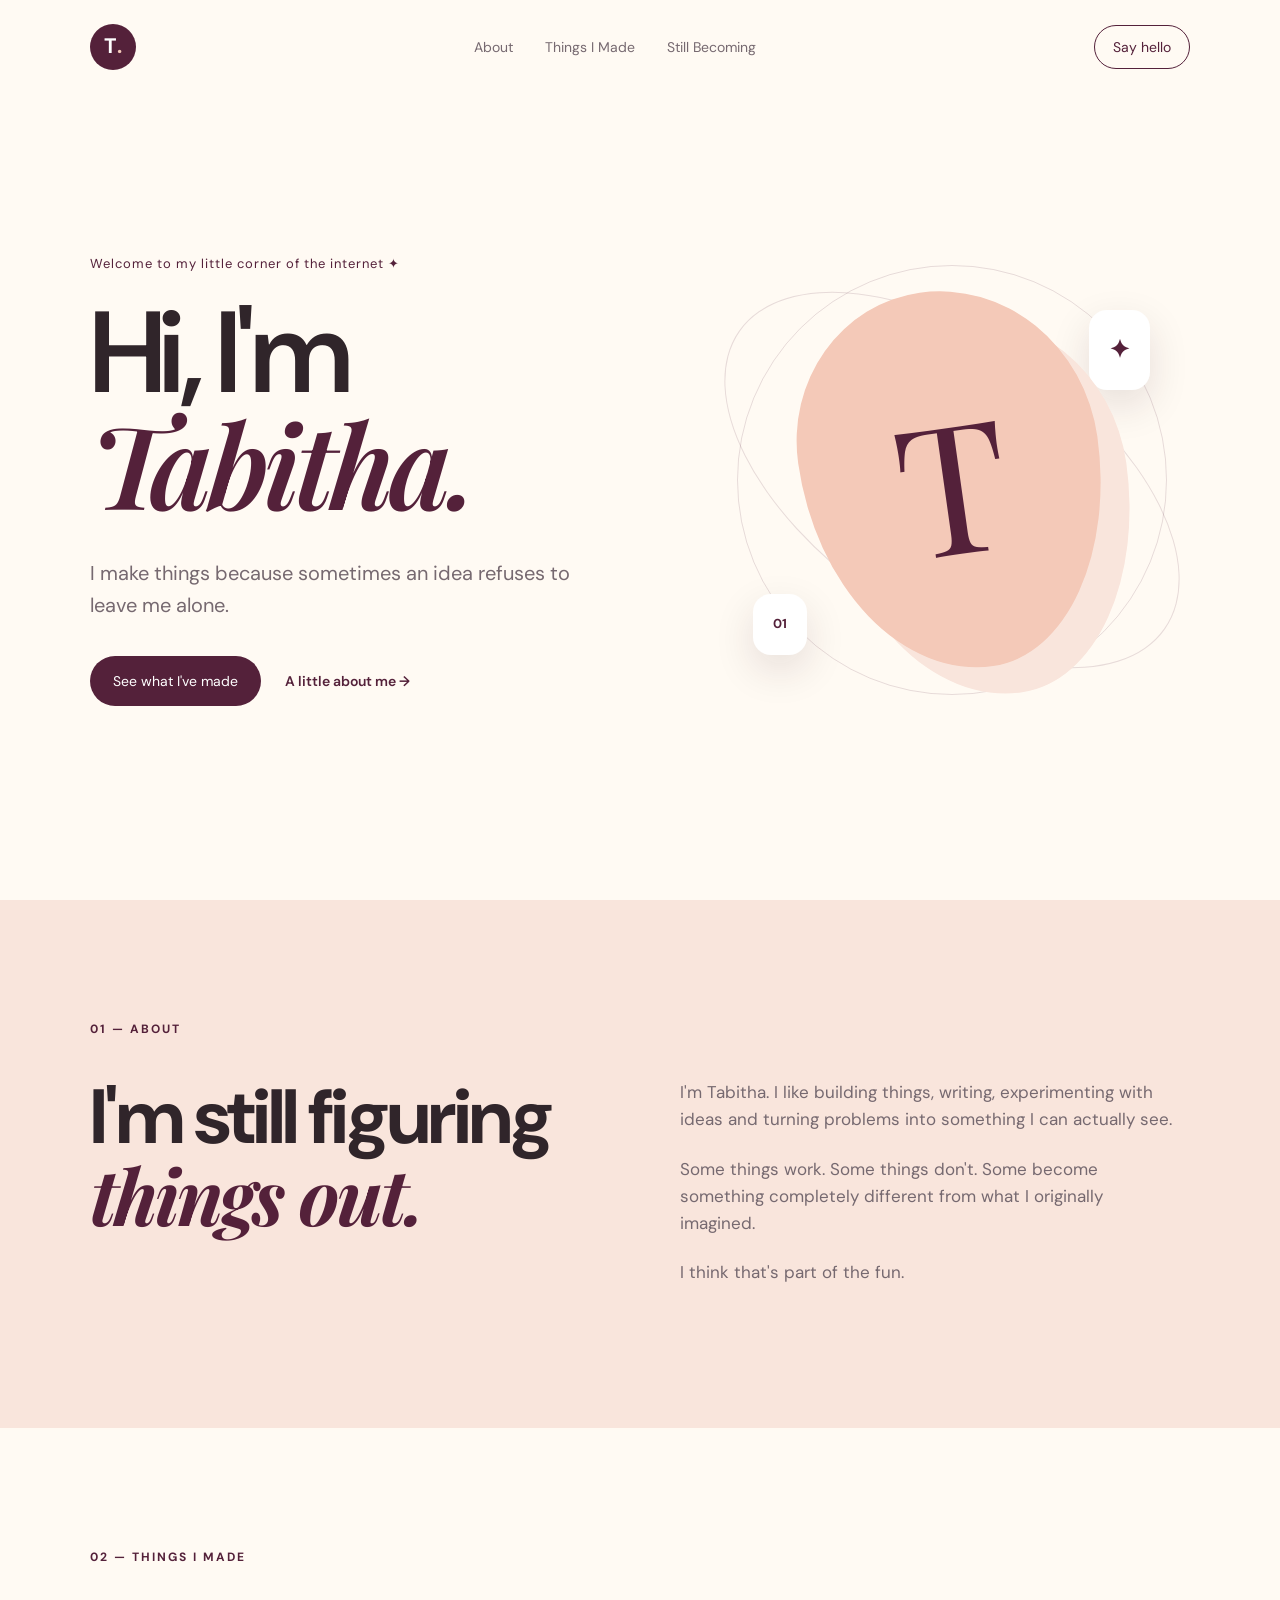
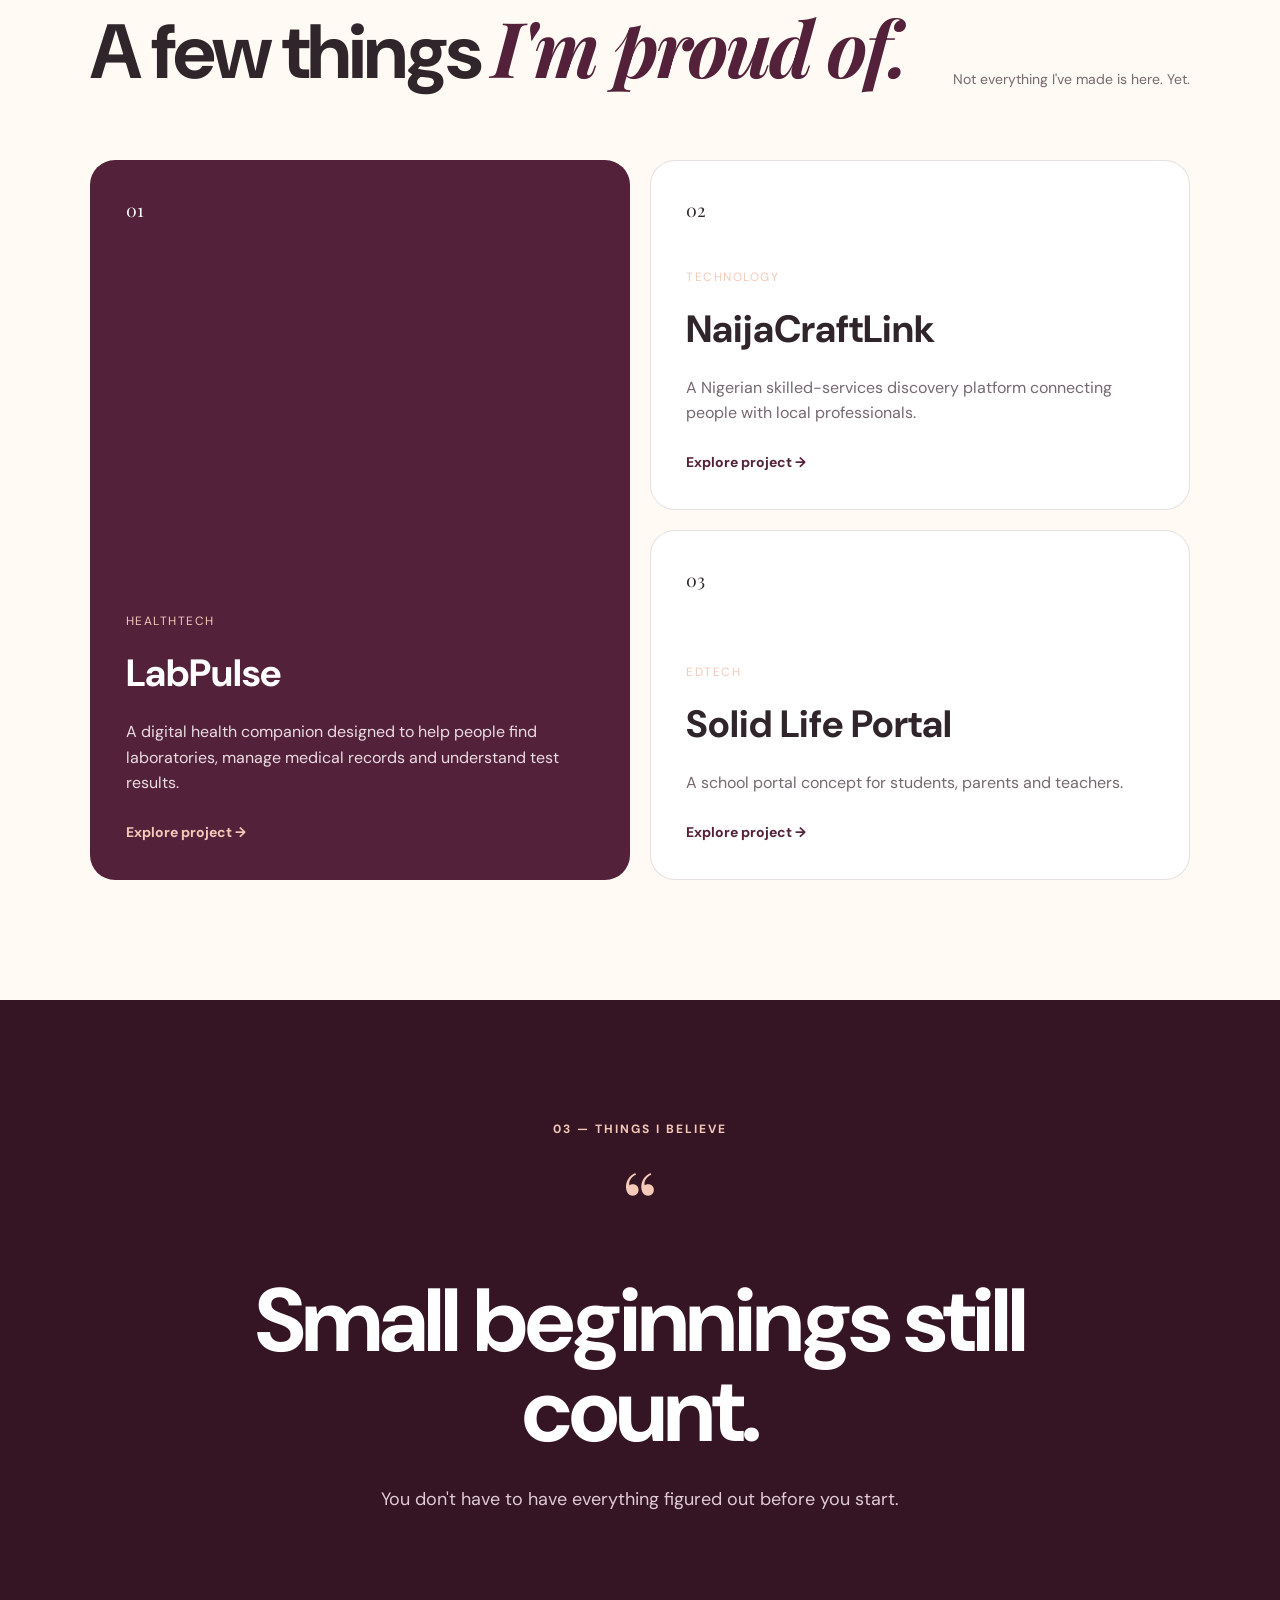
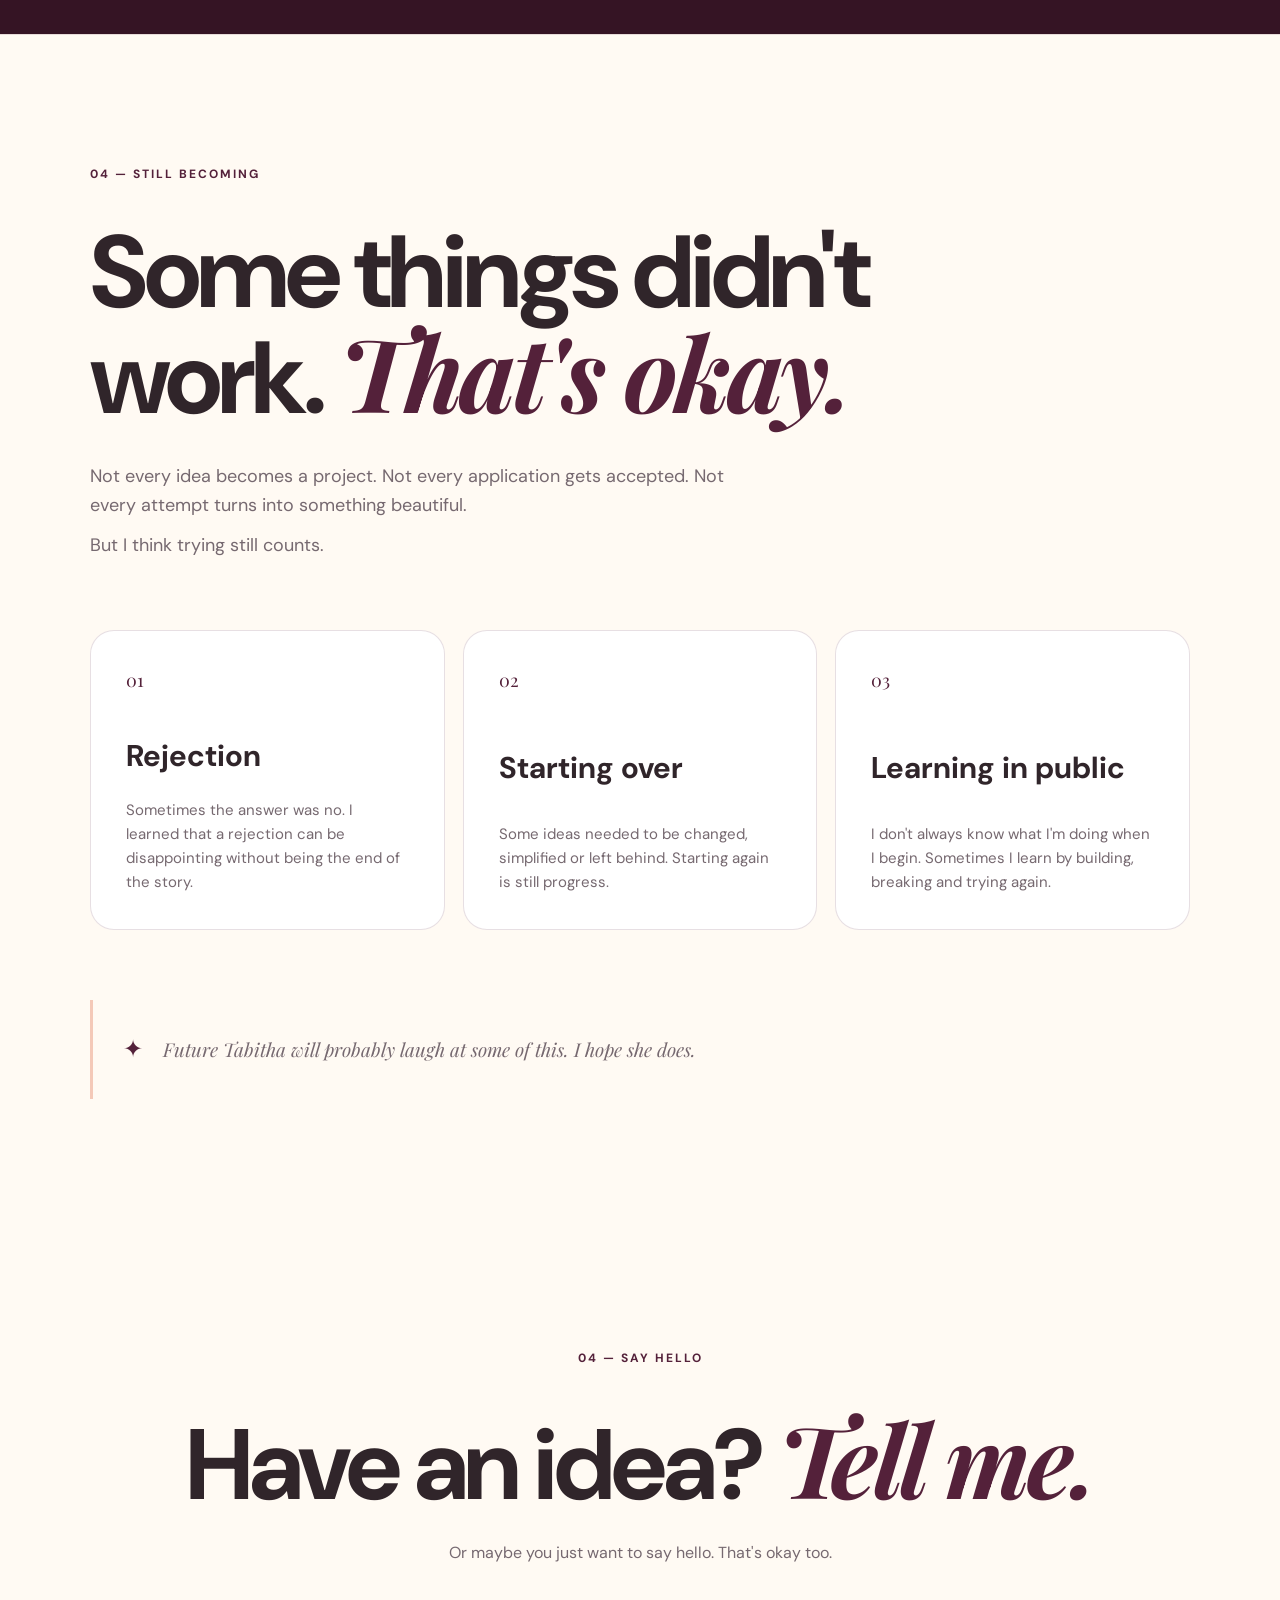
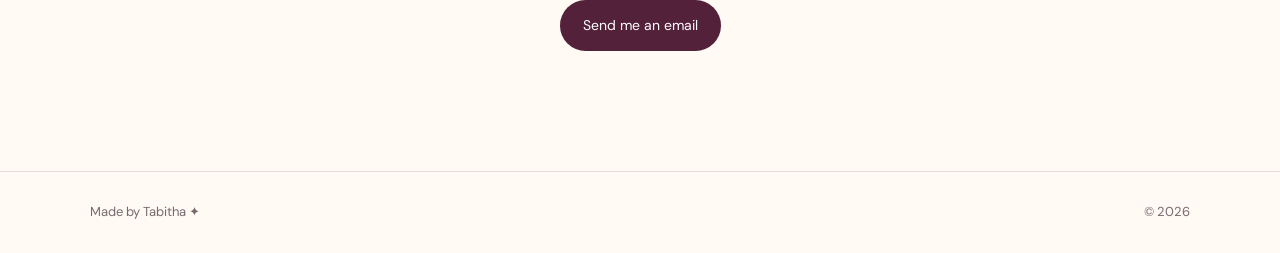
<file: Index.html>
<!DOCTYPE html>
<html lang="en">
<head>
    <meta charset="UTF-8">
    <meta name="viewport" content="width=device-width, initial-scale=1.0">

    <title>Tabitha | Things I Made Along the Way</title>

    <meta
        name="description"
        content="A little corner of the internet belonging to Tabitha — ideas, projects, experiments and things worth remembering."
    >

    <link rel="stylesheet" href="style.css">
</head>

<body>

    <!-- NAVIGATION -->

    <header class="navbar">

        <a href="#home" class="logo">
            T<span>.</span>
        </a>

        <nav>
    <a href="#about">About</a>
    <a href="#work">Things I Made</a>
    <a href="#didnt-work">Still Becoming</a>
        </nav>

        <a href="#contact" class="nav-button">
            Say hello
        </a>

    </header>


    <!-- HERO -->

    <main>

        <section class="hero" id="home">

            <div class="hero-content">

                <p class="eyebrow">
                    Welcome to my little corner of the internet ✦
                </p>

                <h1>
                    Hi, I'm <span>Tabitha.</span>
                </h1>

                <p class="hero-text">
                    I make things because sometimes an idea refuses
                    to leave me alone.
                </p>

                <div class="hero-buttons">

                    <a href="#work" class="primary-button">
                        See what I've made
                    </a>

                    <a href="#about" class="text-button">
                        A little about me →
                    </a>

                </div>

            </div>


            <div class="hero-art">

                <div class="orbit orbit-one"></div>
                <div class="orbit orbit-two"></div>

                <div class="floating-card card-one">
                    ✦
                </div>

                <div class="floating-card card-two">
                    01
                </div>

                <div class="main-shape">
                    T
                </div>

            </div>

        </section>


        <!-- LITTLE INTRO -->

        <section class="intro" id="about">

            <p class="section-number">01 — ABOUT</p>

            <div class="intro-grid">

                <h2>
                    I'm still figuring
                    <em>things out.</em>
                </h2>

                <div>

                    <p>
                        I'm Tabitha. I like building things, writing,
                        experimenting with ideas and turning problems
                        into something I can actually see.
                    </p>

                    <p>
                        Some things work.
                        Some things don't.
                        Some become something completely different
                        from what I originally imagined.
                    </p>

                    <p>
                        I think that's part of the fun.
                    </p>

                </div>

            </div>

        </section>


        <!-- PROJECTS -->

        <section class="work" id="work">

            <div class="section-heading">

                <div>
                    <p class="section-number">02 — THINGS I MADE</p>

                    <h2>
                        A few things
                        <em>I'm proud of.</em>
                    </h2>
                </div>

                <p>
                    Not everything I've made is here.
                    Yet.
                </p>

            </div>


            <div class="project-grid">

                <article class="project project-large">

                    <div class="project-number">
                        01
                    </div>

                    <div class="project-content">

                        <p class="project-type">
                            HealthTech
                        </p>

                        <h3>
                            LabPulse
                        </h3>

                        <p>
                            A digital health companion designed to
                            help people find laboratories, manage
                            medical records and understand test results.
                        </p>

                        <a href="#" class="project-link">
                            Explore project →
                        </a>

                    </div>

                </article>


                <article class="project">

                    <div class="project-number">
                        02
                    </div>

                    <div class="project-content">

                        <p class="project-type">
                            Technology
                        </p>

                        <h3>
                            NaijaCraftLink
                        </h3>

                        <p>
                            A Nigerian skilled-services discovery
                            platform connecting people with local
                            professionals.
                        </p>

                        <a href="naijacraftlink.html" class="project-link">
    Explore project →
                        </a>

                    </div>

                </article>


                <article class="project">

                    <div class="project-number">
                        03
                    </div>

                    <div class="project-content">

                        <p class="project-type">
                            EdTech
                        </p>

                        <h3>
                            Solid Life Portal
                        </h3>

                        <p>
                            A school portal concept for students,
                            parents and teachers.
                        </p>

                        <a href="#" class="project-link">
                            Explore project →
                        </a>

                    </div>

                </article>

            </div>

        </section>


        <!-- THOUGHTS -->

        <section class="thoughts" id="thoughts">

            <p class="section-number">03 — THINGS I BELIEVE</p>

            <div class="quote">

                <span class="quote-mark">“</span>

                <h2>
                    Small beginnings
                    still count.
                </h2>

                <p>
                    You don't have to have everything figured out
                    before you start.
                </p>

            </div>

        </section>
        <!-- THINGS THAT DIDN'T WORK -->

<section class="didnt-work" id="didnt-work">

    <div class="didnt-work-inner">

        <p class="section-number">
            04 — STILL BECOMING
        </p>

        <h2>
            Some things
            didn't work.
            <em>That's okay.</em>
        </h2>

        <p class="didnt-work-intro">
            Not every idea becomes a project.
            Not every application gets accepted.
            Not every attempt turns into something beautiful.
        </p>

        <p class="didnt-work-intro">
            But I think trying still counts.
        </p>


        <div class="lessons-grid">

            <article class="lesson-card">

                <span class="lesson-number">
                    01
                </span>

                <h3>
                    Rejection
                </h3>

                <p>
                    Sometimes the answer was no.
                    I learned that a rejection can be
                    disappointing without being the end
                    of the story.
                </p>

            </article>


            <article class="lesson-card">

                <span class="lesson-number">
                    02
                </span>

                <h3>
                    Starting over
                </h3>

                <p>
                    Some ideas needed to be changed,
                    simplified or left behind.
                    Starting again is still progress.
                </p>

            </article>


            <article class="lesson-card">

                <span class="lesson-number">
                    03
                </span>

                <h3>
                    Learning in public
                </h3>

                <p>
                    I don't always know what I'm doing
                    when I begin. Sometimes I learn by
                    building, breaking and trying again.
                </p>

            </article>

        </div>


        <div class="little-note">

            <span>✦</span>

            <p>
                Future Tabitha will probably laugh
                at some of this.
                I hope she does.
            </p>

        </div>

    </div>

</section>


        <!-- CONTACT -->

        <section class="contact" id="contact">

            <p class="section-number">04 — SAY HELLO</p>

            <h2>
                Have an idea?
                <em>Tell me.</em>
            </h2>

            <p>
                Or maybe you just want to say hello.
                That's okay too.
            </p>

            <a
                href="mailto:ayoolanipekunfaith@gmail.com"
                class="primary-button"
            >
                Send me an email
            </a>

        </section>

    </main>


    <!-- FOOTER -->

    <footer>

        <p>
            Made by Tabitha ✦
        </p>

        <p>
            © 2026
        </p>

    </footer>


    <script src="script.js"></script>

</body>
</html>
</file>
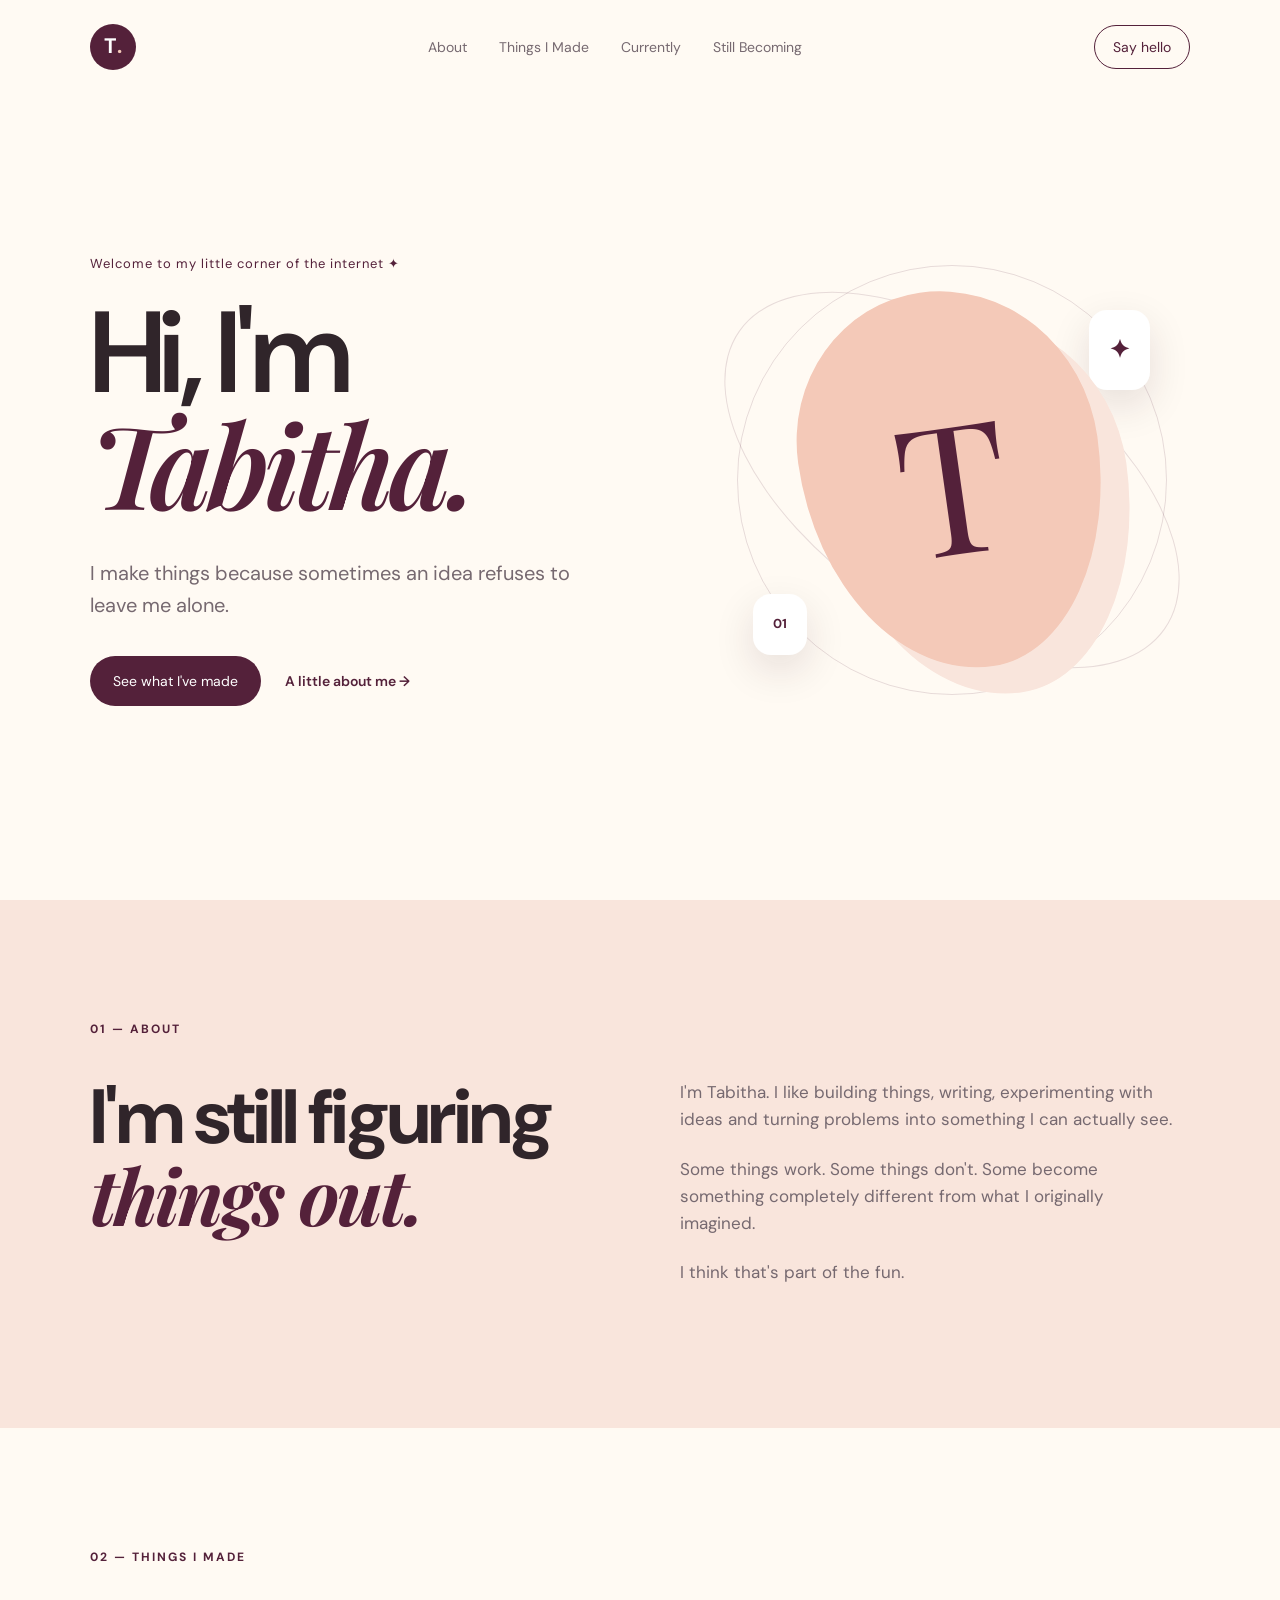
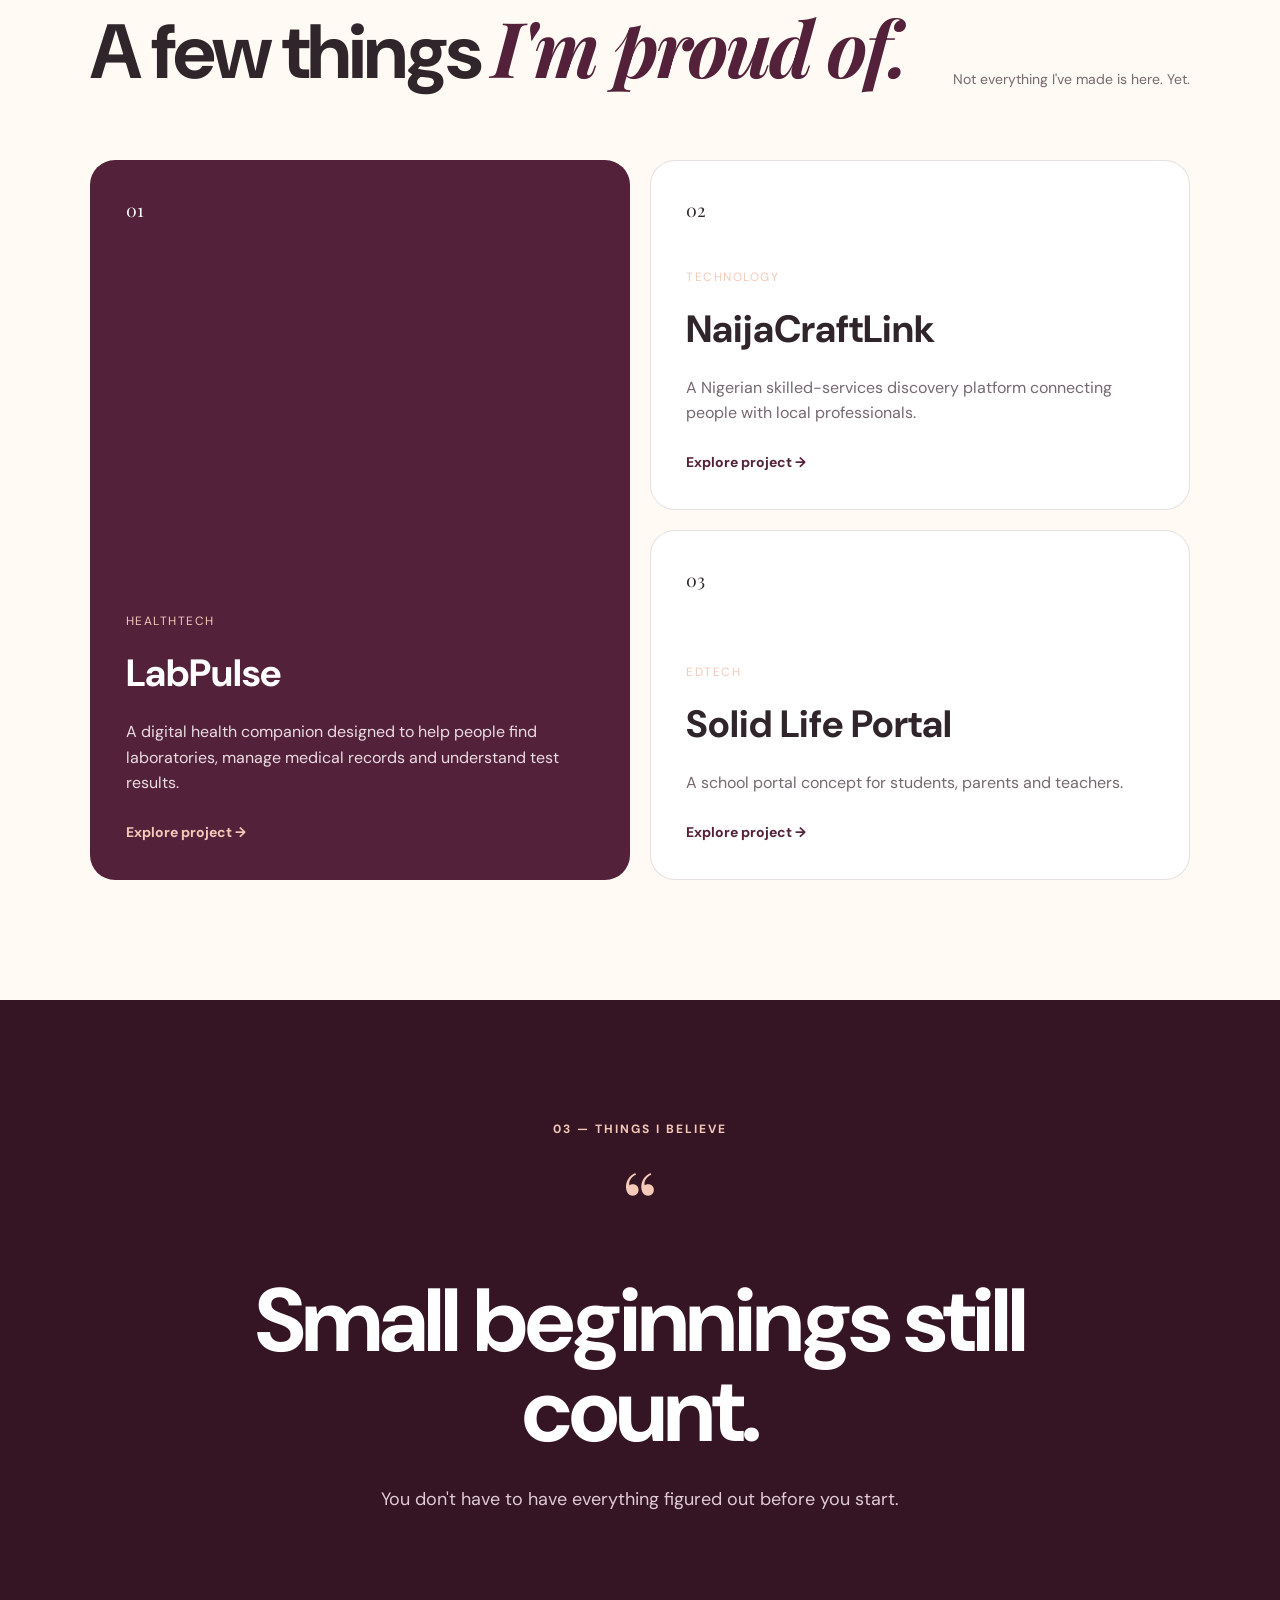
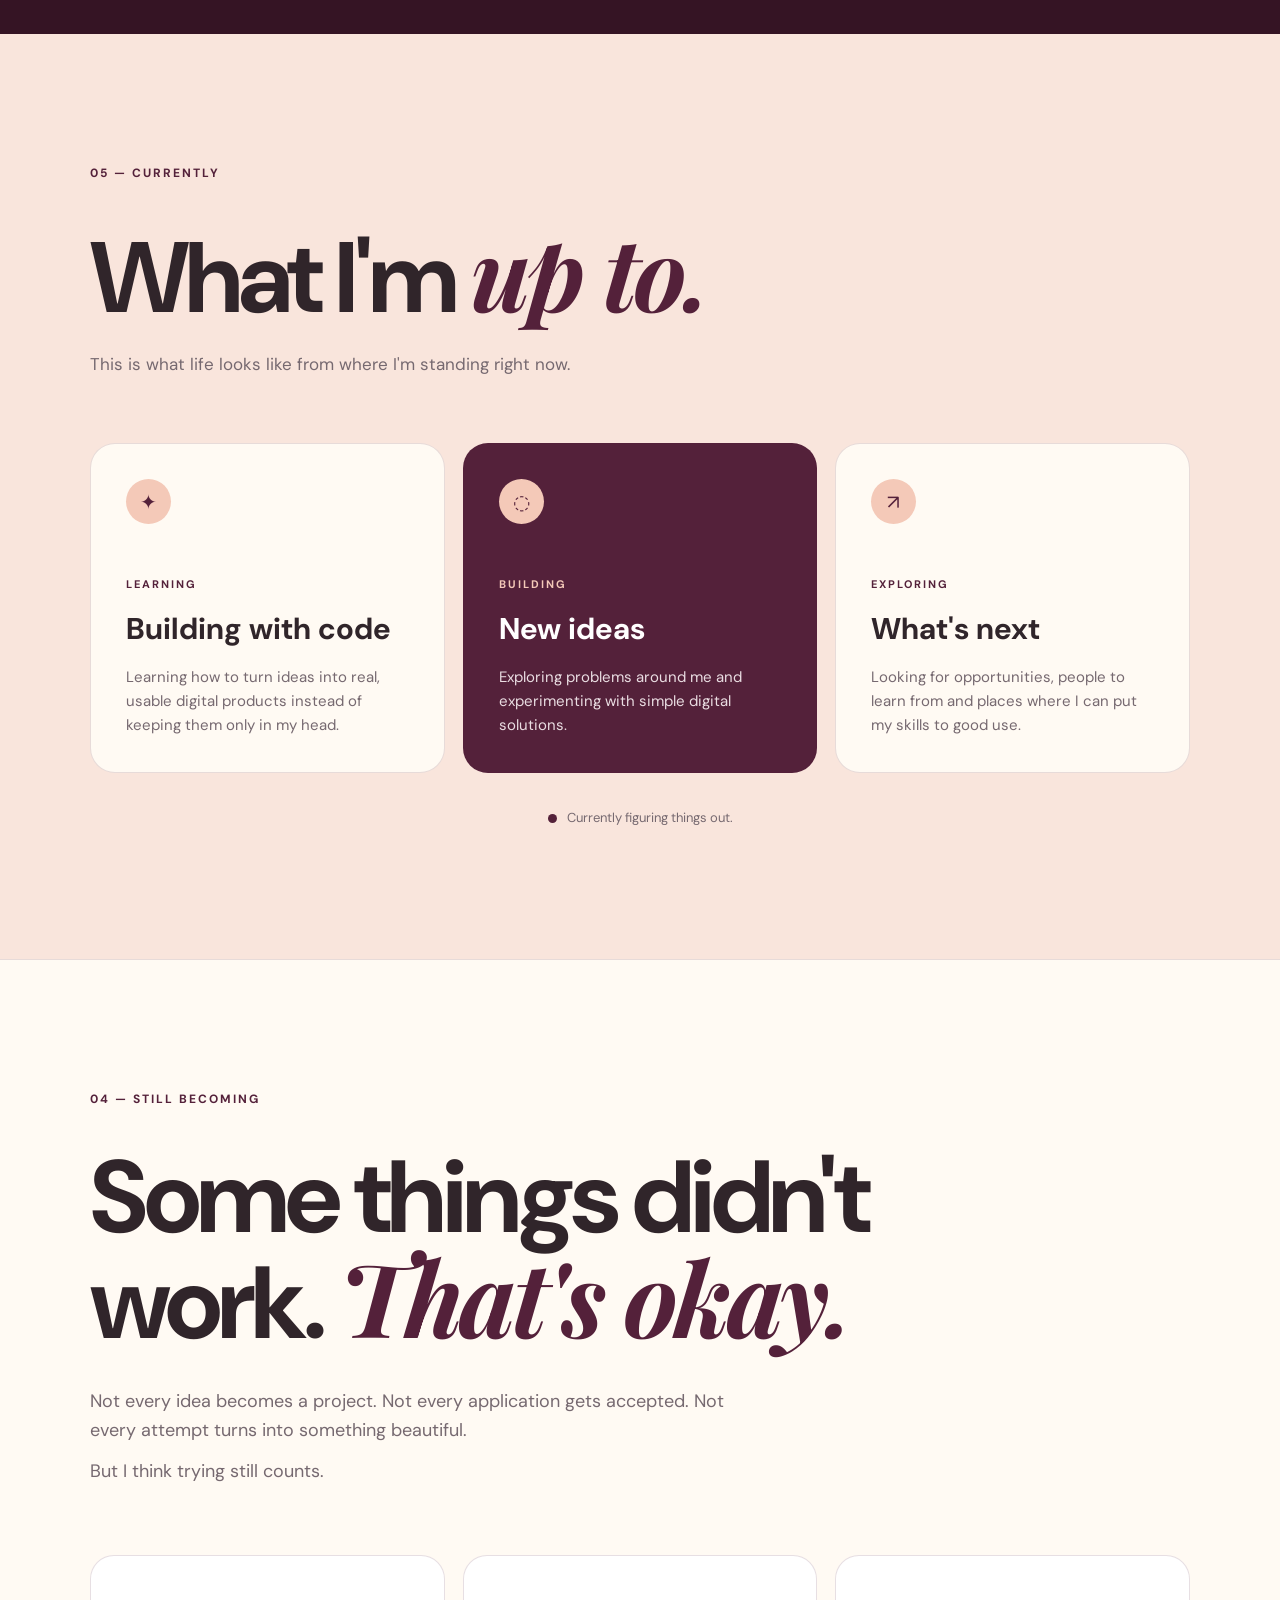
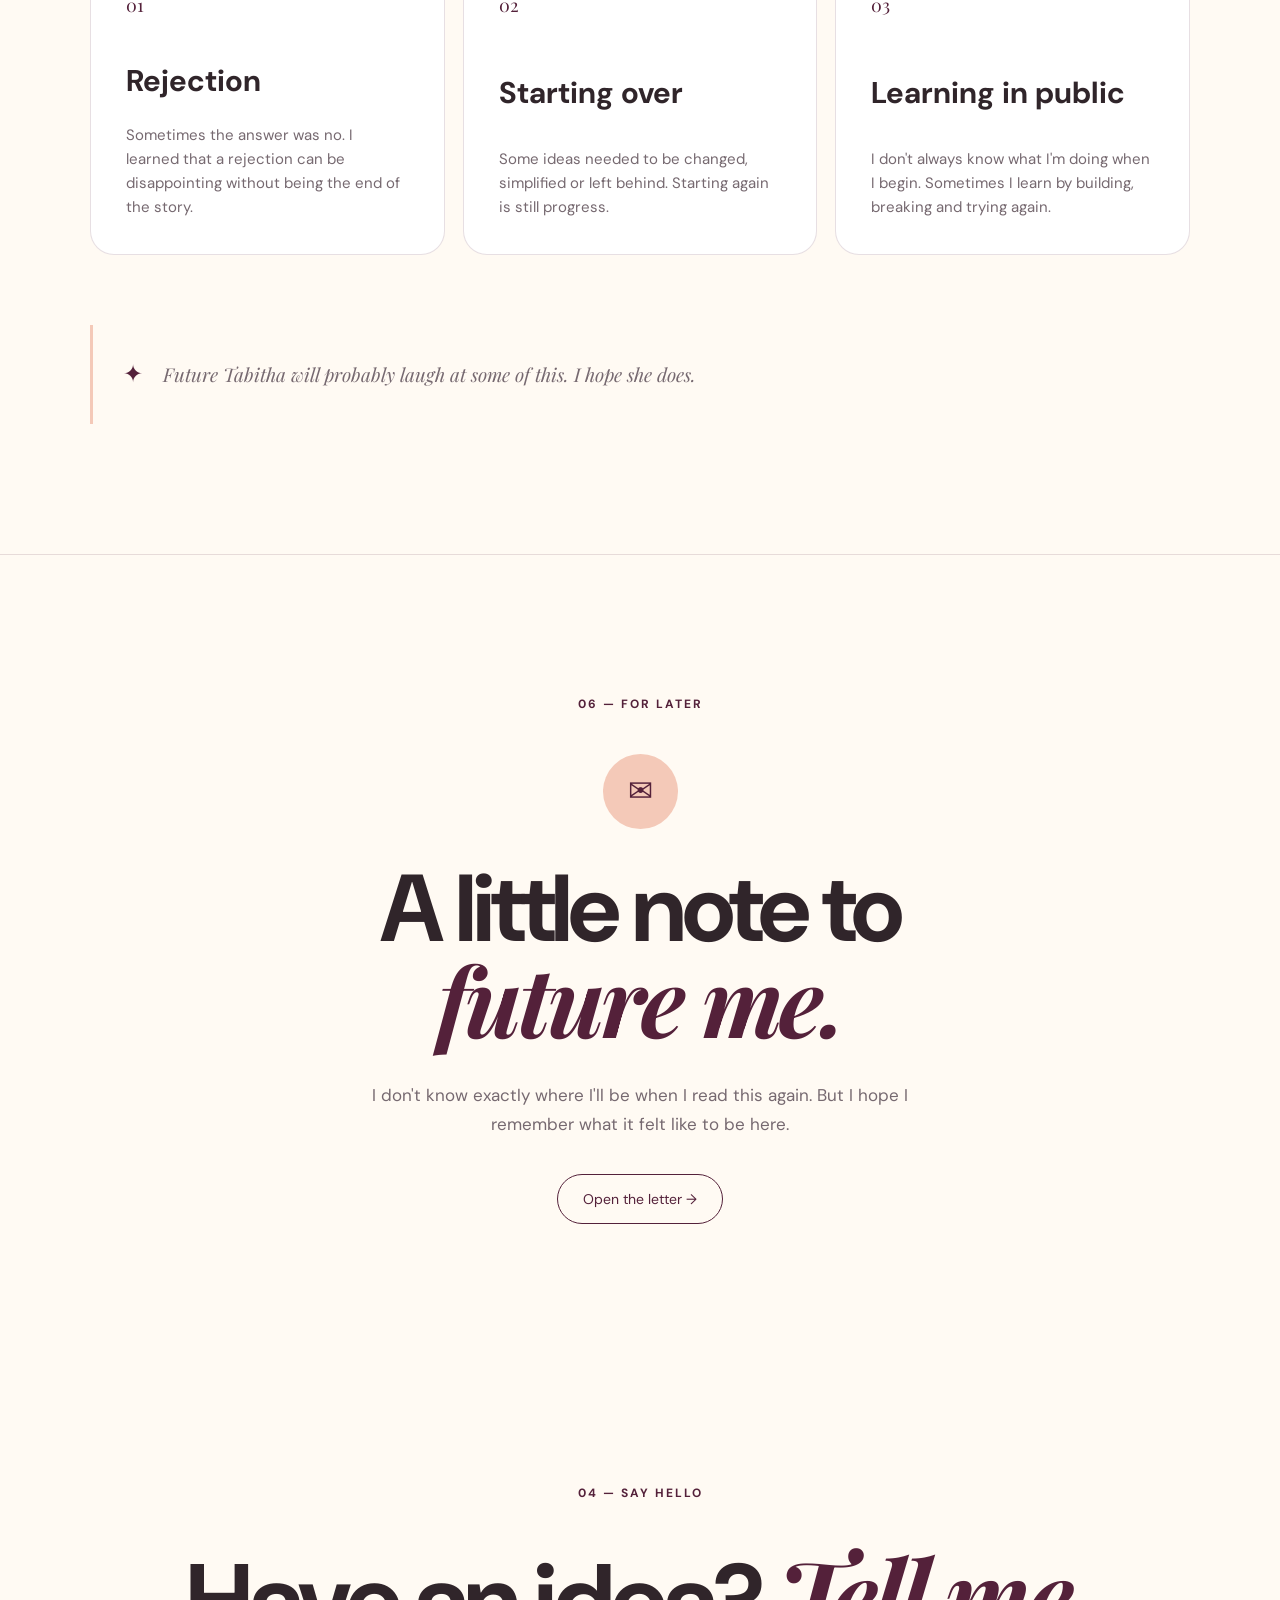
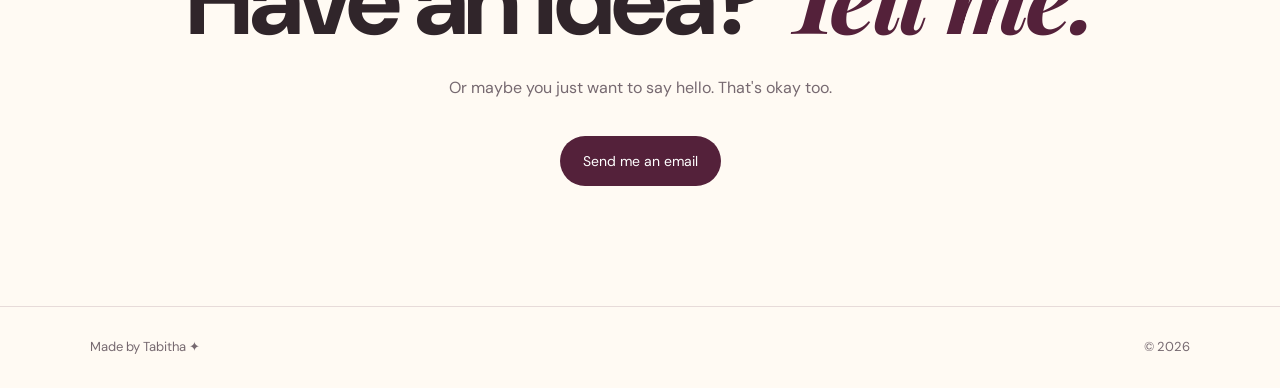
<file: index.html>
<!DOCTYPE html>
<html lang="en">
<head>
    <meta charset="UTF-8">
    <meta name="viewport" content="width=device-width, initial-scale=1.0">

    <title>Tabitha | Things I Made Along the Way</title>

    <meta
        name="description"
        content="A little corner of the internet belonging to Tabitha — ideas, projects, experiments and things worth remembering."
    >

    <link rel="stylesheet" href="style.css">
</head>

<body>

    <!-- NAVIGATION -->

    <header class="navbar">

        <a href="#home" class="logo">
            T<span>.</span>
        </a>

        <nav>
    <a href="#about">About</a>
    <a href="#work">Things I Made</a>
    <a href="#currently">Currently</a>
    <a href="#didnt-work">Still Becoming</a>
        </nav>

        <a href="#contact" class="nav-button">
            Say hello
        </a>

    </header>


    <!-- HERO -->

    <main>

        <section class="hero" id="home">

            <div class="hero-content">

                <p class="eyebrow">
                    Welcome to my little corner of the internet ✦
                </p>

                <h1>
                    Hi, I'm <span>Tabitha.</span>
                </h1>

                <p class="hero-text">
                    I make things because sometimes an idea refuses
                    to leave me alone.
                </p>

                <div class="hero-buttons">

                    <a href="#work" class="primary-button">
                        See what I've made
                    </a>

                    <a href="#about" class="text-button">
                        A little about me →
                    </a>

                </div>

            </div>


            <div class="hero-art">

                <div class="orbit orbit-one"></div>
                <div class="orbit orbit-two"></div>

                <div class="floating-card card-one">
                    ✦
                </div>

                <div class="floating-card card-two">
                    01
                </div>

                <div class="main-shape">
                    T
                </div>

            </div>

        </section>


        <!-- LITTLE INTRO -->

        <section class="intro" id="about">

            <p class="section-number">01 — ABOUT</p>

            <div class="intro-grid">

                <h2>
                    I'm still figuring
                    <em>things out.</em>
                </h2>

                <div>

                    <p>
                        I'm Tabitha. I like building things, writing,
                        experimenting with ideas and turning problems
                        into something I can actually see.
                    </p>

                    <p>
                        Some things work.
                        Some things don't.
                        Some become something completely different
                        from what I originally imagined.
                    </p>

                    <p>
                        I think that's part of the fun.
                    </p>

                </div>

            </div>

        </section>


        <!-- PROJECTS -->

        <section class="work" id="work">

            <div class="section-heading">

                <div>
                    <p class="section-number">02 — THINGS I MADE</p>

                    <h2>
                        A few things
                        <em>I'm proud of.</em>
                    </h2>
                </div>

                <p>
                    Not everything I've made is here.
                    Yet.
                </p>

            </div>


            <div class="project-grid">

                <article class="project project-large">

                    <div class="project-number">
                        01
                    </div>

                    <div class="project-content">

                        <p class="project-type">
                            HealthTech
                        </p>

                        <h3>
                            LabPulse
                        </h3>

                        <p>
                            A digital health companion designed to
                            help people find laboratories, manage
                            medical records and understand test results.
                        </p>

                        <a href="#" class="project-link">
                            Explore project →
                        </a>

                    </div>

                </article>


                <article class="project">

                    <div class="project-number">
                        02
                    </div>

                    <div class="project-content">

                        <p class="project-type">
                            Technology
                        </p>

                        <h3>
                            NaijaCraftLink
                        </h3>

                        <p>
                            A Nigerian skilled-services discovery
                            platform connecting people with local
                            professionals.
                        </p>

                        <a href="naijacraftlink.html" class="project-link">
    Explore project →
                        </a>

                    </div>

                </article>


                <article class="project">

                    <div class="project-number">
                        03
                    </div>

                    <div class="project-content">

                        <p class="project-type">
                            EdTech
                        </p>

                        <h3>
                            Solid Life Portal
                        </h3>

                        <p>
                            A school portal concept for students,
                            parents and teachers.
                        </p>

                        <a href="#" class="project-link">
                            Explore project →
                        </a>

                    </div>

                </article>

            </div>

        </section>


        <!-- THOUGHTS -->

        <section class="thoughts" id="thoughts">

            <p class="section-number">03 — THINGS I BELIEVE</p>

            <div class="quote">

                <span class="quote-mark">“</span>

                <h2>
                    Small beginnings
                    still count.
                </h2>

                <p>
                    You don't have to have everything figured out
                    before you start.
                </p>

            </div>

        </section>
        <!-- CURRENTLY -->

<section class="currently" id="currently">

    <div class="currently-header">

        <p class="section-number">
            05 — CURRENTLY
        </p>

        <h2>
            What I'm
            <em>up to.</em>
        </h2>

        <p>
            This is what life looks like from where I'm standing
            right now.
        </p>

    </div>


    <div class="currently-grid">

        <!-- LEARNING -->

        <article class="currently-card">

            <span class="currently-icon">
                ✦
            </span>

            <p class="currently-label">
                LEARNING
            </p>

            <h3>
                Building with code
            </h3>

            <p>
                Learning how to turn ideas into real,
                usable digital products instead of
                keeping them only in my head.
            </p>

        </article>


        <!-- BUILDING -->

        <article class="currently-card featured-currently">

            <span class="currently-icon">
                ◌
            </span>

            <p class="currently-label">
                BUILDING
            </p>

            <h3>
                New ideas
            </h3>

            <p>
                Exploring problems around me and
                experimenting with simple digital
                solutions.
            </p>

        </article>


        <!-- EXPLORING -->

        <article class="currently-card">

            <span class="currently-icon">
                ↗
            </span>

            <p class="currently-label">
                EXPLORING
            </p>

            <h3>
                What's next
            </h3>

            <p>
                Looking for opportunities, people to
                learn from and places where I can
                put my skills to good use.
            </p>

        </article>

    </div>


    <div class="currently-status">

        <span class="status-dot"></span>

        <span>
            Currently figuring things out.
        </span>

    </div>

</section>
        <!-- THINGS THAT DIDN'T WORK -->

<section class="didnt-work" id="didnt-work">

    <div class="didnt-work-inner">

        <p class="section-number">
            04 — STILL BECOMING
        </p>

        <h2>
            Some things
            didn't work.
            <em>That's okay.</em>
        </h2>

        <p class="didnt-work-intro">
            Not every idea becomes a project.
            Not every application gets accepted.
            Not every attempt turns into something beautiful.
        </p>

        <p class="didnt-work-intro">
            But I think trying still counts.
        </p>


        <div class="lessons-grid">

            <article class="lesson-card">

                <span class="lesson-number">
                    01
                </span>

                <h3>
                    Rejection
                </h3>

                <p>
                    Sometimes the answer was no.
                    I learned that a rejection can be
                    disappointing without being the end
                    of the story.
                </p>

            </article>


            <article class="lesson-card">

                <span class="lesson-number">
                    02
                </span>

                <h3>
                    Starting over
                </h3>

                <p>
                    Some ideas needed to be changed,
                    simplified or left behind.
                    Starting again is still progress.
                </p>

            </article>


            <article class="lesson-card">

                <span class="lesson-number">
                    03
                </span>

                <h3>
                    Learning in public
                </h3>

                <p>
                    I don't always know what I'm doing
                    when I begin. Sometimes I learn by
                    building, breaking and trying again.
                </p>

            </article>

        </div>


        <div class="little-note">

            <span>✦</span>

            <p>
                Future Tabitha will probably laugh
                at some of this.
                I hope she does.
            </p>

        </div>

    </div>

</section>
<!-- LETTER TO FUTURE TABITHA -->

<section class="future-letter" id="future-letter">

    <div class="future-letter-inner">

        <p class="section-number">
            06 — FOR LATER
        </p>

        <div class="letter-envelope">
            <span>✉</span>
        </div>

        <h2>
            A little note
            to <em>future me.</em>
        </h2>

        <p class="letter-intro">
            I don't know exactly where I'll be when I read this again.
            But I hope I remember what it felt like to be here.
        </p>

        <button
            class="letter-button"
            onclick="openLetter()"
        >
            Open the letter →
        </button>

        <div
            class="letter-content"
            id="letterContent"
        >

            <p>
                Dear future Tabitha,
            </p>

            <p>
                I hope you didn't forget how many times you started
                something without knowing exactly how it would end.
            </p>

            <p>
                I hope you still build things simply because an idea
                excites you.
            </p>

            <p>
                I hope the things that once made you scared are now
                stories you tell with a smile.
            </p>

            <p>
                And if things are difficult again, remember:
                you have figured things out before.
            </p>

            <p>
                Keep going.
            </p>

            <p class="letter-signature">
                — Tabitha
            </p>

        </div>

    </div>

</section>

        <!-- CONTACT -->

        <section class="contact" id="contact">

            <p class="section-number">04 — SAY HELLO</p>

            <h2>
                Have an idea?
                <em>Tell me.</em>
            </h2>

            <p>
                Or maybe you just want to say hello.
                That's okay too.
            </p>

            <a
                href="mailto:ayoolanipekunfaith@gmail.com"
                class="primary-button"
            >
                Send me an email
            </a>

        </section>

    </main>


    <!-- FOOTER -->

    <footer>

        <p>
            Made by Tabitha ✦
        </p>

        <p>
            © 2026
        </p>

    </footer>


    <script src="script.js"></script>

</body>
</html>
</file>
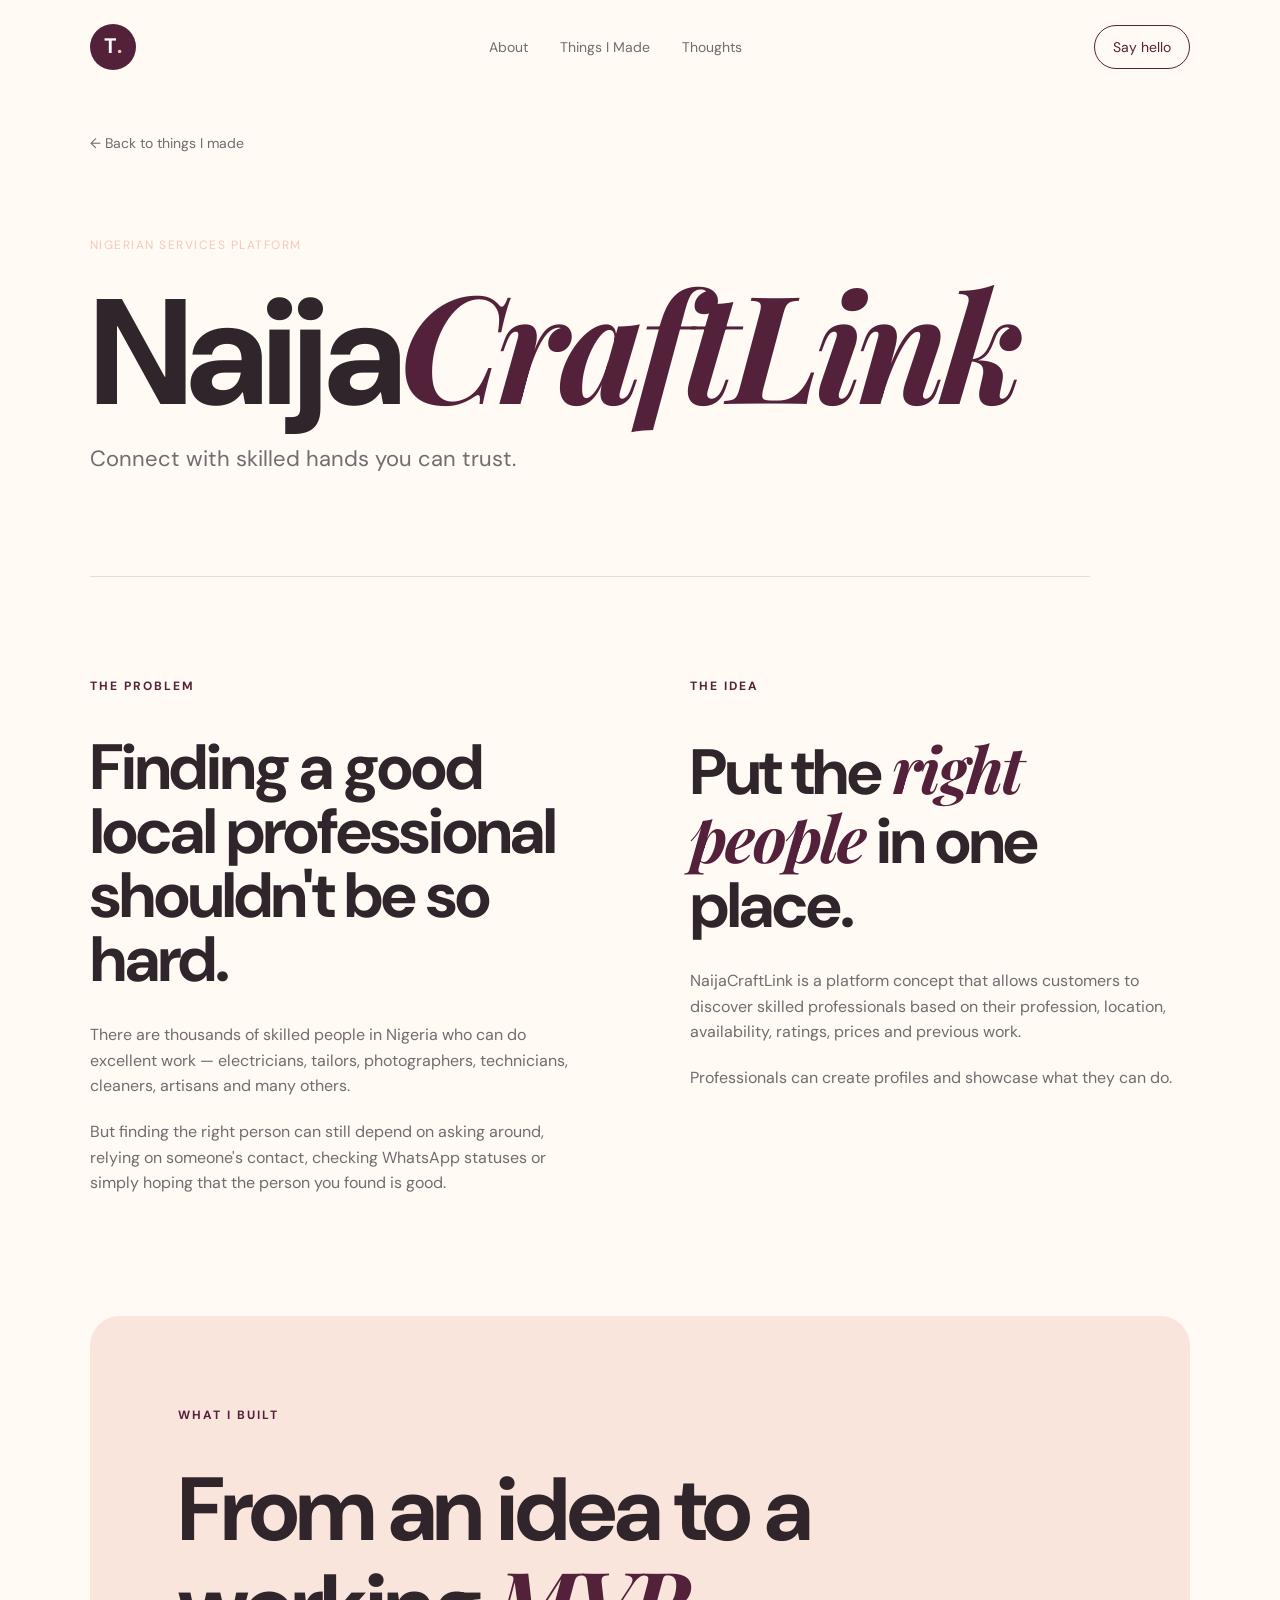
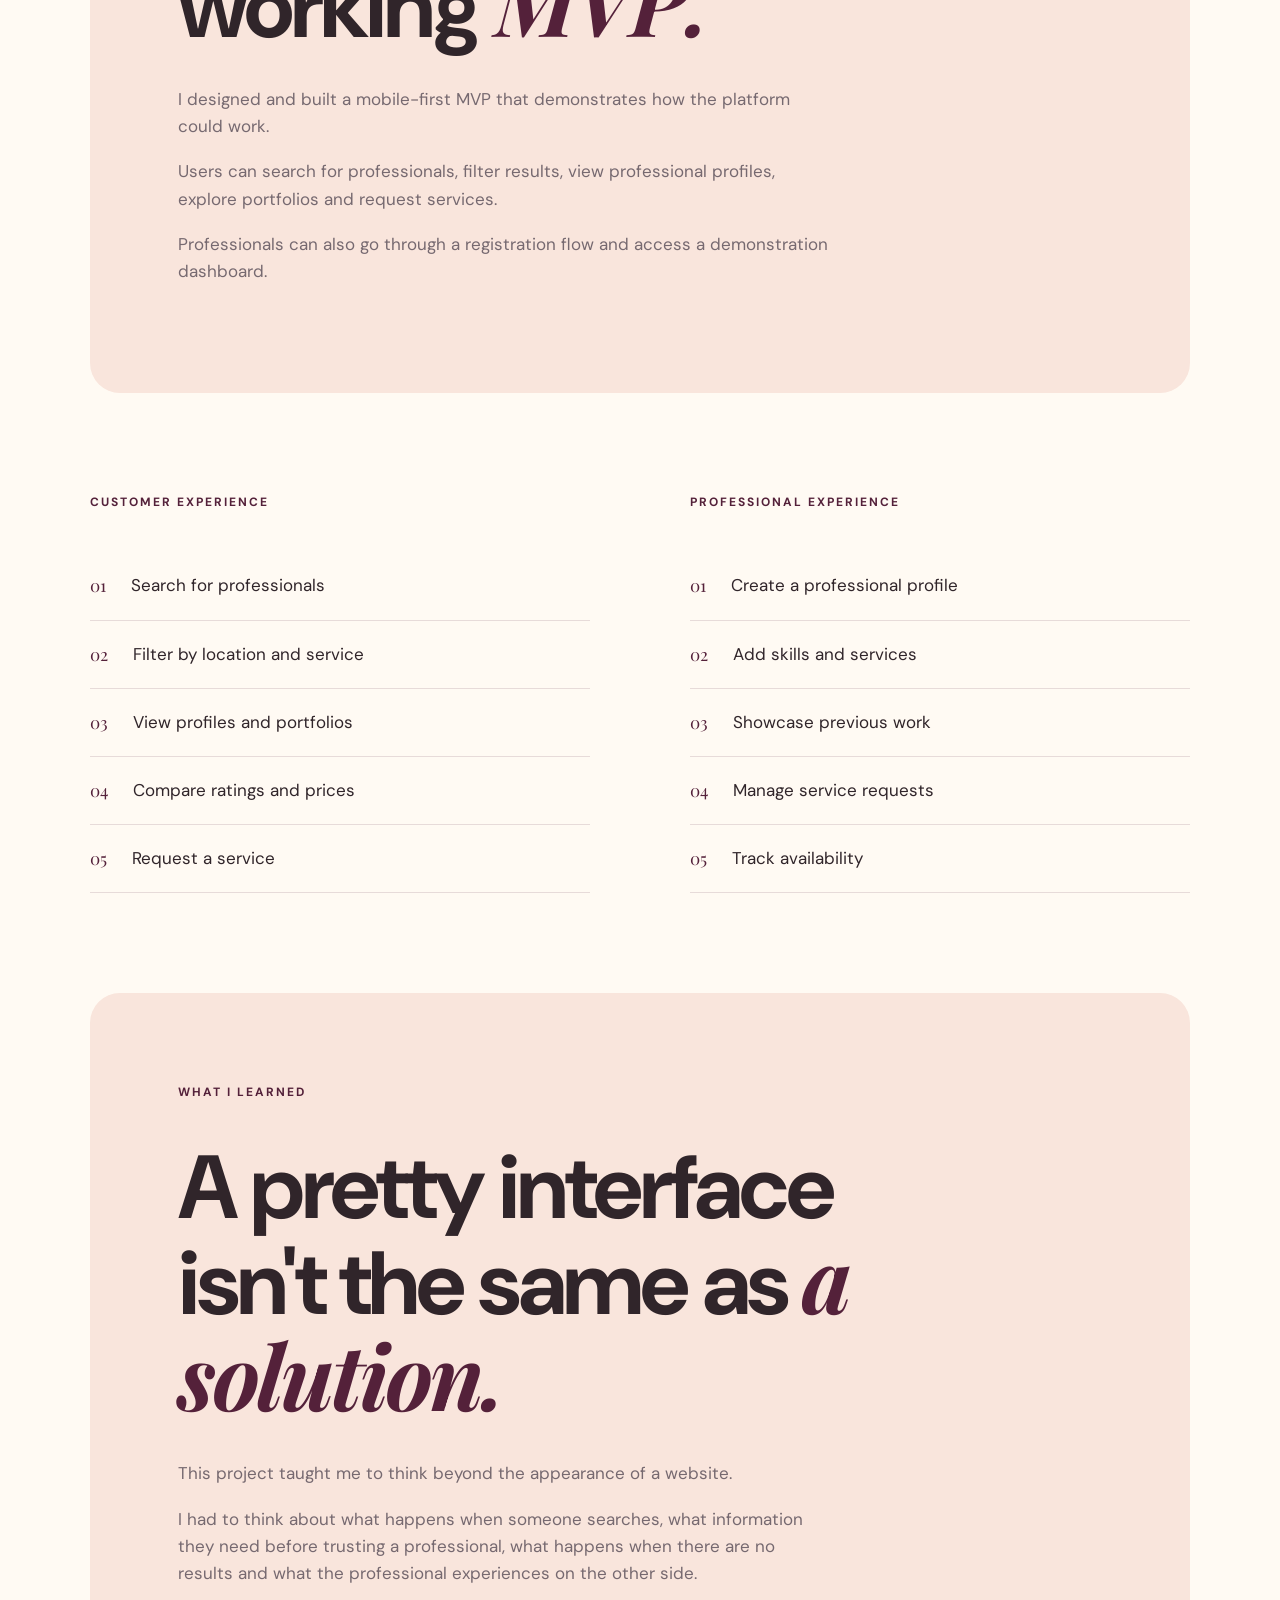
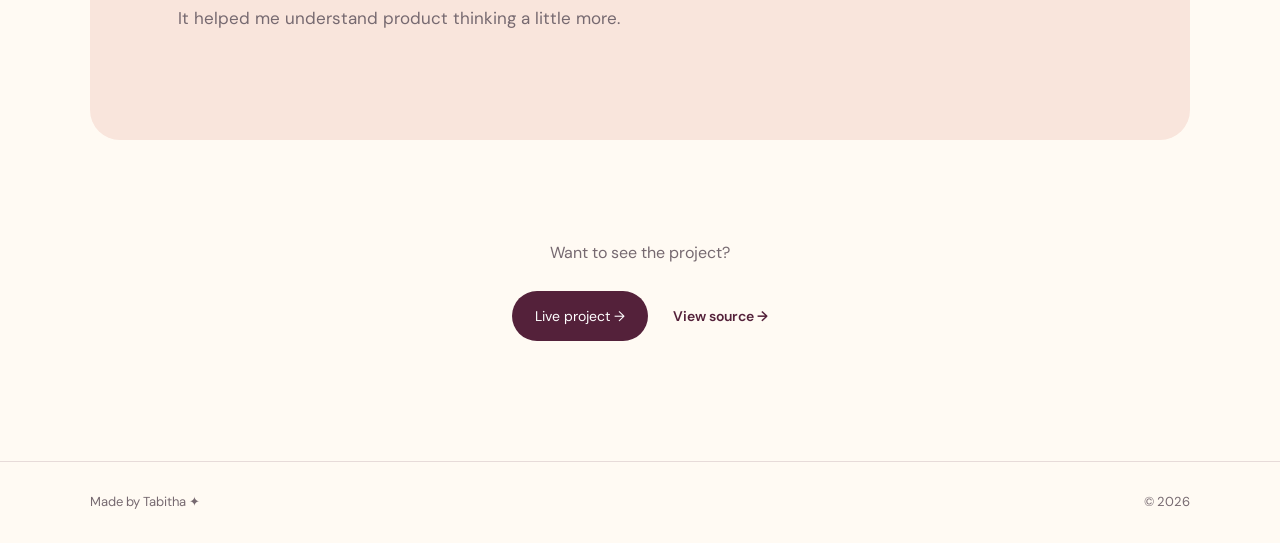
<file: naijacraftlink.html>
<!DOCTYPE html>
<html lang="en">

<head>
    <meta charset="UTF-8">

    <meta
        name="viewport"
        content="width=device-width, initial-scale=1.0"
    >

    <title>NaijaCraftLink | Tabitha</title>

    <link rel="stylesheet" href="style.css">
</head>


<body>

    <header class="navbar">

        <a href="index.html" class="logo">
            T<span>.</span>
        </a>

        <nav>
            <a href="index.html#about">About</a>
            <a href="index.html#work">Things I Made</a>
            <a href="index.html#thoughts">Thoughts</a>
        </nav>

        <a href="index.html#contact" class="nav-button">
            Say hello
        </a>

    </header>


    <main class="project-page">

        <div class="project-back">

            <a href="index.html#work">
                ← Back to things I made
            </a>

        </div>


        <!-- PROJECT HERO -->

        <section class="project-hero">

            <p class="project-type">
                Nigerian Services Platform
            </p>

            <h1>
                Naija<span>CraftLink</span>
            </h1>

            <p class="project-intro">
                Connect with skilled hands you can trust.
            </p>

        </section>


        <!-- THE PROBLEM -->

        <section class="project-details">

            <div class="detail-block">

                <p class="section-number">
                    THE PROBLEM
                </p>

                <h2>
                    Finding a good
                    local professional
                    shouldn't be so hard.
                </h2>

                <p>
                    There are thousands of skilled people in Nigeria
                    who can do excellent work — electricians,
                    tailors, photographers, technicians, cleaners,
                    artisans and many others.
                </p>

                <p>
                    But finding the right person can still depend on
                    asking around, relying on someone's contact,
                    checking WhatsApp statuses or simply hoping
                    that the person you found is good.
                </p>

            </div>


            <div class="detail-block">

                <p class="section-number">
                    THE IDEA
                </p>

                <h2>
                    Put the
                    <em>right people</em>
                    in one place.
                </h2>

                <p>
                    NaijaCraftLink is a platform concept that allows
                    customers to discover skilled professionals based
                    on their profession, location, availability,
                    ratings, prices and previous work.
                </p>

                <p>
                    Professionals can create profiles and showcase
                    what they can do.
                </p>

            </div>

        </section>


        <!-- WHAT I BUILT -->

        <section class="project-lesson">

            <p class="section-number">
                WHAT I BUILT
            </p>

            <h2>
                From an idea
                to a working
                <em>MVP.</em>
            </h2>

            <p>
                I designed and built a mobile-first MVP that
                demonstrates how the platform could work.
            </p>

            <p>
                Users can search for professionals, filter results,
                view professional profiles, explore portfolios and
                request services.
            </p>

            <p>
                Professionals can also go through a registration
                flow and access a demonstration dashboard.
            </p>

        </section>


        <!-- FEATURES -->

        <section class="project-details">

            <div class="detail-block">

                <p class="section-number">
                    CUSTOMER EXPERIENCE
                </p>

                <ul class="project-list">

                    <li>
                        <span>01</span>
                        Search for professionals
                    </li>

                    <li>
                        <span>02</span>
                        Filter by location and service
                    </li>

                    <li>
                        <span>03</span>
                        View profiles and portfolios
                    </li>

                    <li>
                        <span>04</span>
                        Compare ratings and prices
                    </li>

                    <li>
                        <span>05</span>
                        Request a service
                    </li>

                </ul>

            </div>


            <div class="detail-block">

                <p class="section-number">
                    PROFESSIONAL EXPERIENCE
                </p>

                <ul class="project-list">

                    <li>
                        <span>01</span>
                        Create a professional profile
                    </li>

                    <li>
                        <span>02</span>
                        Add skills and services
                    </li>

                    <li>
                        <span>03</span>
                        Showcase previous work
                    </li>

                    <li>
                        <span>04</span>
                        Manage service requests
                    </li>

                    <li>
                        <span>05</span>
                        Track availability
                    </li>

                </ul>

            </div>

        </section>


        <!-- WHAT I LEARNED -->

        <section class="project-lesson">

            <p class="section-number">
                WHAT I LEARNED
            </p>

            <h2>
                A pretty interface
                isn't the same as
                <em>a solution.</em>
            </h2>

            <p>
                This project taught me to think beyond the appearance
                of a website.
            </p>

            <p>
                I had to think about what happens when someone searches,
                what information they need before trusting a professional,
                what happens when there are no results and what the
                professional experiences on the other side.
            </p>

            <p>
                It helped me understand product thinking a little more.
            </p>

        </section>


        <!-- LINKS -->

        <section class="project-end">

            <p>
                Want to see the project?
            </p>

            <div>

                <a
                    href="#"
                    class="primary-button"
                >
                    Live project →
                </a>

                <a
                    href="#"
                    class="text-button"
                >
                    View source →
                </a>

            </div>

        </section>

    </main>


    <footer>

        <p>
            Made by Tabitha ✦
        </p>

        <p>
            © 2026
        </p>

    </footer>

</body>

</html>
</file>
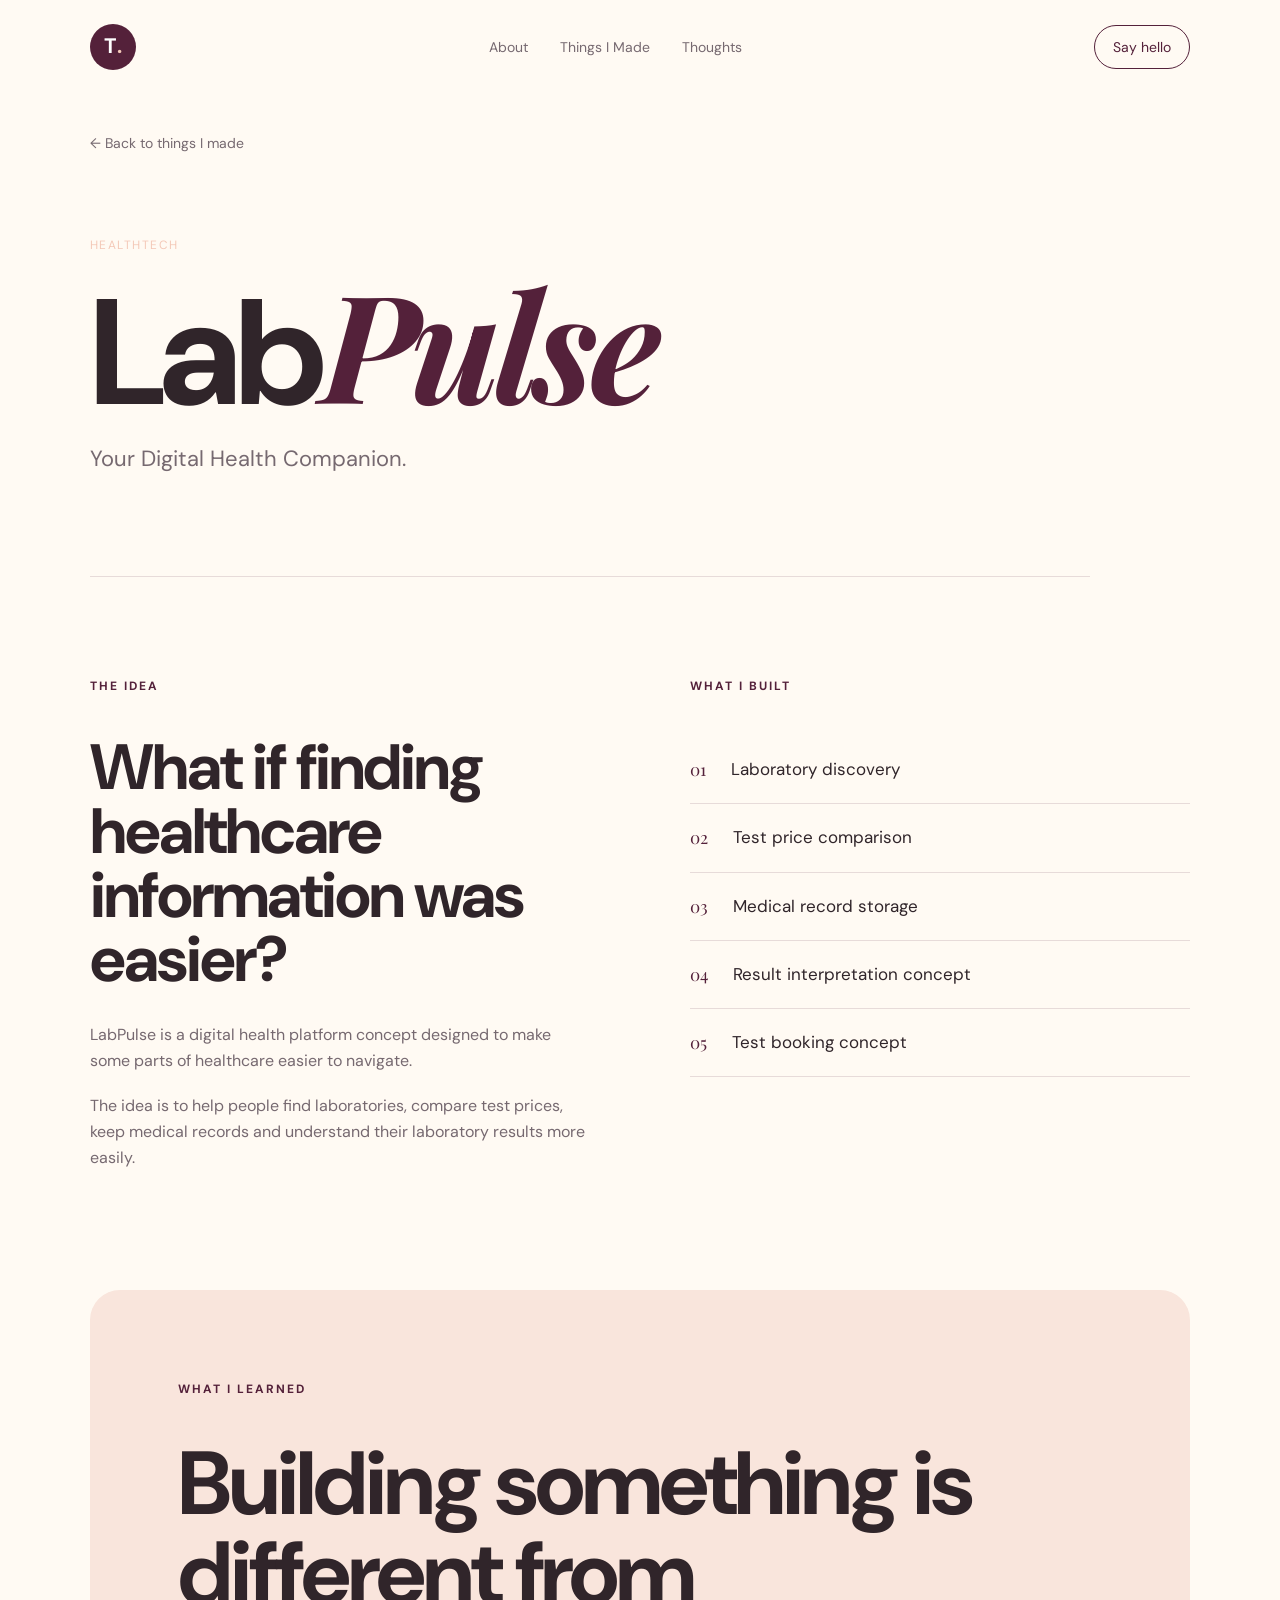
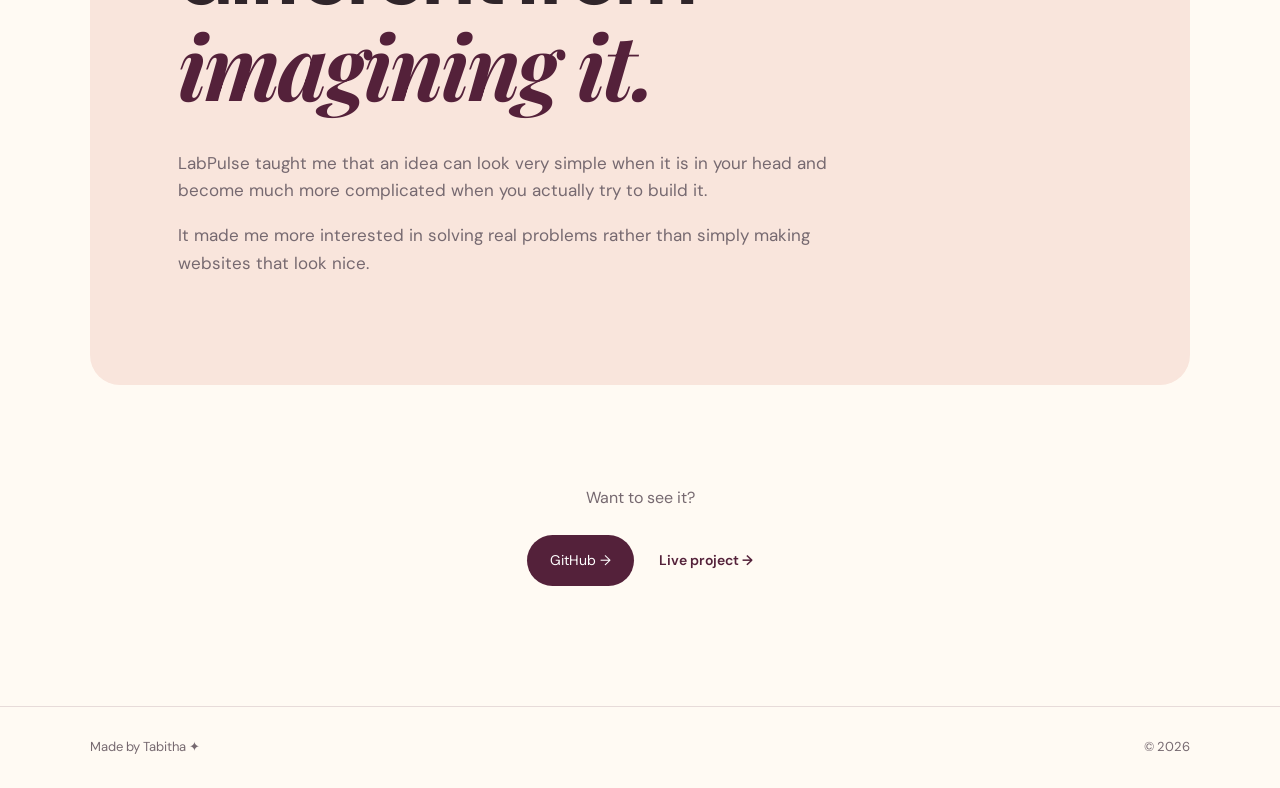
<file: Project.html>
<!DOCTYPE html>
<html lang="en">

<head>
    <meta charset="UTF-8">

    <meta
        name="viewport"
        content="width=device-width, initial-scale=1.0"
    >

    <title>LabPulse | Tabitha</title>

    <link rel="stylesheet" href="style.css">
</head>


<body>

    <header class="navbar">

        <a href="index.html" class="logo">
            T<span>.</span>
        </a>

        <nav>
            <a href="index.html#about">About</a>
            <a href="index.html#work">Things I Made</a>
            <a href="index.html#thoughts">Thoughts</a>
        </nav>

        <a href="index.html#contact" class="nav-button">
            Say hello
        </a>

    </header>


    <main class="project-page">

        <!-- BACK -->

        <div class="project-back">
            <a href="index.html#work">
                ← Back to things I made
            </a>
        </div>


        <!-- PROJECT INTRO -->

        <section class="project-hero">

            <p class="project-type">
                HealthTech
            </p>

            <h1>
                Lab<span>Pulse</span>
            </h1>

            <p class="project-intro">
                Your Digital Health Companion.
            </p>

        </section>


        <!-- PROJECT DETAILS -->

        <section class="project-details">

            <div class="detail-block">

                <p class="section-number">
                    THE IDEA
                </p>

                <h2>
                    What if finding
                    healthcare information
                    was easier?
                </h2>

                <p>
                    LabPulse is a digital health platform concept
                    designed to make some parts of healthcare
                    easier to navigate.
                </p>

                <p>
                    The idea is to help people find laboratories,
                    compare test prices, keep medical records and
                    understand their laboratory results more easily.
                </p>

            </div>


            <div class="detail-block">

                <p class="section-number">
                    WHAT I BUILT
                </p>

                <ul class="project-list">

                    <li>
                        <span>01</span>
                        Laboratory discovery
                    </li>

                    <li>
                        <span>02</span>
                        Test price comparison
                    </li>

                    <li>
                        <span>03</span>
                        Medical record storage
                    </li>

                    <li>
                        <span>04</span>
                        Result interpretation concept
                    </li>

                    <li>
                        <span>05</span>
                        Test booking concept
                    </li>

                </ul>

            </div>

        </section>


        <!-- LESSON -->

        <section class="project-lesson">

            <p class="section-number">
                WHAT I LEARNED
            </p>

            <h2>
                Building something
                is different from
                <em>imagining it.</em>
            </h2>

            <p>
                LabPulse taught me that an idea can look very
                simple when it is in your head and become much
                more complicated when you actually try to build it.
            </p>

            <p>
                It made me more interested in solving real problems
                rather than simply making websites that look nice.
            </p>

        </section>


        <!-- PROJECT LINKS -->

        <section class="project-end">

            <p>
                Want to see it?
            </p>

            <div>

                <a
                    href="https://github.com/labpulsehealth-glitch/labpulse-health.git"
                    target="_blank"
                    class="primary-button"
                >
                    GitHub →
                </a>

                <a
                    href="#"
                    class="text-button"
                >
                    Live project →
                </a>

            </div>

        </section>

    </main>


    <footer>

        <p>
            Made by Tabitha ✦
        </p>

        <p>
            © 2026
        </p>

    </footer>

</body>

</html>
</file>
<file: style.css>
@import url('https://fonts.googleapis.com/css2?family=DM+Sans:wght@400;500;600;700&family=Playfair+Display:ital,wght@0,500;0,600;1,500;1,600&display=swap');
/* =========================
   ROOT
========================= */

:root {

    --wine: #54213a;
    --deep-wine: #351424;

    --cream: #fffaf3;
    --peach: #f4c9b8;
    --soft-peach: #f9e5dc;

    --text: #30252a;
    --muted: #766970;

    --white: #ffffff;

    --border: rgba(84, 33, 58, 0.14);

}


/* =========================
   RESET
========================= */

* {
    margin: 0;
    padding: 0;
    box-sizing: border-box;
}

html {
    scroll-behavior: smooth;
}

body {

    background: var(--cream);

    color: var(--text);

    font-family: "DM Sans", sans-serif;

    line-height: 1.6;
}

a {
    text-decoration: none;
    color: inherit;
}


/* =========================
   NAVBAR
========================= */

.navbar {

    width: 100%;

    padding: 24px 7%;

    display: flex;

    align-items: center;

    justify-content: space-between;

    position: absolute;

    top: 0;
    left: 0;

    z-index: 10;
}

.logo {

    width: 46px;
    height: 46px;

    border-radius: 50%;

    background: var(--wine);

    color: white;

    display: flex;

    align-items: center;
    justify-content: center;

    font-size: 21px;

    font-weight: 700;
}

.logo span {
    color: var(--peach);
}

.navbar nav {

    display: flex;

    gap: 32px;

    font-size: 14px;

    color: var(--muted);
}

.navbar nav a:hover {
    color: var(--wine);
}

.nav-button {

    border: 1px solid var(--wine);

    padding: 10px 18px;

    border-radius: 30px;

    color: var(--wine);

    font-size: 14px;
}


/* =========================
   HERO
========================= */

.hero {

    min-height: 100vh;

    padding: 150px 7% 90px;

    display: grid;

    grid-template-columns: 1.1fr 0.9fr;

    align-items: center;

    gap: 40px;

    overflow: hidden;
}

.hero-content {
    max-width: 650px;
}

.eyebrow {

    color: var(--wine);

    font-size: 13px;

    letter-spacing: 1px;

    margin-bottom: 24px;
}

.hero h1 {

    font-size: clamp(60px, 9vw, 120px);

    line-height: 0.95;

    letter-spacing: -5px;

    font-weight: 600;

    margin-bottom: 30px;
}

.hero h1 span {

    font-family: "Playfair Display", serif;

    font-style: italic;

    color: var(--wine);
}

.hero-text {

    max-width: 500px;

    font-size: 20px;

    color: var(--muted);

    margin-bottom: 35px;
}

.hero-buttons {

    display: flex;

    align-items: center;

    gap: 24px;

    flex-wrap: wrap;
}

.primary-button {

    display: inline-block;

    padding: 14px 23px;

    background: var(--wine);

    color: white;

    border-radius: 30px;

    font-size: 14px;

    transition: 0.25s ease;
}

.primary-button:hover {

    background: var(--deep-wine);

    transform: translateY(-2px);
}

.text-button {

    color: var(--wine);

    font-size: 14px;

    font-weight: 600;
}


/* =========================
   HERO ART
========================= */

.hero-art {

    height: 520px;

    position: relative;

    display: flex;

    align-items: center;

    justify-content: center;
}

.main-shape {

    width: 300px;
    height: 380px;

    background: var(--peach);

    border-radius: 48% 52% 45% 55% / 40% 44% 56% 60%;

    display: flex;

    align-items: center;
    justify-content: center;

    font-family: "Playfair Display", serif;

    font-size: 180px;

    color: var(--wine);

    transform: rotate(-8deg);

    box-shadow: 25px 30px 0 var(--soft-peach);
}

.orbit {

    position: absolute;

    border: 1px solid var(--border);

    border-radius: 50%;
}

.orbit-one {

    width: 430px;
    height: 430px;
}

.orbit-two {

    width: 520px;
    height: 280px;

    transform: rotate(35deg);
}

.floating-card {

    position: absolute;

    background: white;

    box-shadow: 0 15px 40px rgba(53, 20, 36, 0.12);

    border-radius: 18px;

    padding: 20px;

    color: var(--wine);

    font-weight: 700;
}

.card-one {

    top: 90px;
    right: 40px;

    font-size: 25px;
}

.card-two {

    bottom: 85px;
    left: 40px;

    font-size: 13px;
}


/* =========================
   SECTIONS
========================= */

.intro,
.work,
.thoughts,
.contact {

    padding: 120px 7%;
}

.section-number {

    color: var(--wine);

    font-size: 12px;

    letter-spacing: 2px;

    font-weight: 700;

    margin-bottom: 40px;
}


/* =========================
   INTRO
========================= */

.intro {

    background: var(--soft-peach);
}

.intro-grid {

    display: grid;

    grid-template-columns: 1fr 1fr;

    gap: 80px;
}

.intro h2,
.section-heading h2 {

    font-size: clamp(45px, 6vw, 80px);

    line-height: 1;

    letter-spacing: -3px;
}

em {

    font-family: "Playfair Display", serif;

    color: var(--wine);
}

.intro-grid > div {

    max-width: 500px;

    color: var(--muted);

    font-size: 17px;
}

.intro-grid p {

    margin-bottom: 22px;
}


/* =========================
   WORK
========================= */

.section-heading {

    display: flex;

    justify-content: space-between;

    align-items: end;

    gap: 40px;

    margin-bottom: 70px;
}

.section-heading > p {

    color: var(--muted);

    max-width: 250px;

    font-size: 14px;
}

.project-grid {

    display: grid;

    grid-template-columns: 1fr 1fr;

    gap: 20px;
}

.project {

    background: white;

    border: 1px solid var(--border);

    border-radius: 25px;

    padding: 35px;

    min-height: 350px;

    display: flex;

    flex-direction: column;

    justify-content: space-between;

    transition: 0.3s ease;
}

.project:hover {

    transform: translateY(-5px);

    box-shadow: 0 20px 45px rgba(53, 20, 36, 0.08);
}

.project-large {

    grid-row: span 2;

    min-height: 720px;

    background: var(--wine);

    color: white;
}

.project-number {

    font-family: "Playfair Display", serif;

    font-size: 18px;
}

.project-type {

    color: var(--peach);

    font-size: 12px;

    letter-spacing: 1.5px;

    text-transform: uppercase;

    margin-bottom: 12px;
}

.project h3 {

    font-size: 38px;

    margin-bottom: 15px;
}

.project-content p:not(.project-type) {

    color: var(--muted);

    max-width: 450px;
}

.project-large .project-content p:not(.project-type) {
    color: #eadde2;
}

.project-link {

    display: inline-block;

    margin-top: 25px;

    color: var(--wine);

    font-weight: 700;

    font-size: 14px;
}

.project-large .project-link {
    color: var(--peach);
}


/* =========================
   THOUGHTS
========================= */

.thoughts {

    background: var(--deep-wine);

    color: white;

    text-align: center;
}

.thoughts .section-number {
    color: var(--peach);
}

.quote {

    max-width: 850px;

    margin: auto;
}

.quote-mark {

    font-family: "Playfair Display", serif;

    font-size: 90px;

    color: var(--peach);

    line-height: 0.5;
}

.quote h2 {

    font-size: clamp(45px, 7vw, 90px);

    line-height: 1;

    margin: 30px 0;

    letter-spacing: -3px;
}

.quote p {

    color: #dfcbd4;

    font-size: 18px;
}


/* =========================
   CONTACT
========================= */

.contact {

    text-align: center;
}

.contact h2 {

    font-size: clamp(50px, 8vw, 100px);

    line-height: 1;

    letter-spacing: -4px;

    margin-bottom: 25px;
}

.contact > p:not(.section-number) {

    color: var(--muted);

    margin-bottom: 35px;
}


/* =========================
   FOOTER
========================= */

footer {

    padding: 30px 7%;

    border-top: 1px solid var(--border);

    display: flex;

    justify-content: space-between;

    color: var(--muted);

    font-size: 13px;
}


/* =========================
   MOBILE
========================= */

@media (max-width: 800px) {

    .navbar {
        padding: 20px 5%;
    }

    .navbar nav {
        display: none;
    }

    .hero {

        padding: 130px 5% 70px;

        grid-template-columns: 1fr;

    }

    .hero h1 {

        font-size: 65px;

        letter-spacing: -3px;
    }

    .hero-text {
        font-size: 17px;
    }

    .hero-art {

        height: 380px;

        margin-top: 30px;
    }

    .main-shape {

        width: 220px;
        height: 290px;

        font-size: 130px;
    }

    .orbit-one {
        width: 300px;
        height: 300px;
    }

    .orbit-two {
        width: 350px;
        height: 220px;
    }

    .intro,
    .work,
    .thoughts,
    .contact {

        padding: 85px 5%;
    }

    .intro-grid {

        grid-template-columns: 1fr;

        gap: 40px;
    }

    .section-heading {

        display: block;
    }

    .section-heading > p {
        margin-top: 25px;
    }

    .project-grid {

        grid-template-columns: 1fr;
    }

    .project-large {

        grid-row: auto;

        min-height: 450px;
    }

    .project {

        min-height: 320px;
    }

    footer {

        padding: 25px 5%;
    }

}
/* =========================
   PROJECT PAGE
========================= */

.project-page {
    padding: 130px 7% 100px;
}

.project-back {
    margin-bottom: 80px;
}

.project-back a {
    color: var(--muted);
    font-size: 14px;
}

.project-back a:hover {
    color: var(--wine);
}

.project-hero {
    max-width: 1000px;
    padding-bottom: 100px;
    border-bottom: 1px solid var(--border);
}

.project-hero h1 {
    font-size: clamp(70px, 12vw, 150px);
    line-height: 0.9;
    letter-spacing: -6px;
    margin: 20px 0;
}

.project-hero h1 span {
    font-family: "Playfair Display", serif;
    font-style: italic;
    color: var(--wine);
}

.project-intro {
    font-size: 22px;
    color: var(--muted);
}

.project-details {
    padding: 100px 0;
    display: grid;
    grid-template-columns: 1fr 1fr;
    gap: 100px;
}

.detail-block h2 {
    font-size: clamp(40px, 5vw, 65px);
    line-height: 1;
    letter-spacing: -2px;
    margin-bottom: 30px;
}

.detail-block > p:not(.section-number) {
    color: var(--muted);
    max-width: 520px;
    margin-bottom: 20px;
}

.project-list {
    list-style: none;
}

.project-list li {
    padding: 20px 0;
    border-bottom: 1px solid var(--border);
    display: flex;
    gap: 25px;
    font-size: 17px;
}

.project-list span {
    color: var(--wine);
    font-family: "Playfair Display", serif;
}

.project-lesson {
    background: var(--soft-peach);
    padding: 90px 8%;
    border-radius: 30px;
}

.project-lesson h2 {
    max-width: 800px;
    font-size: clamp(45px, 7vw, 90px);
    line-height: 1;
    letter-spacing: -3px;
    margin-bottom: 35px;
}

.project-lesson > p:not(.section-number) {
    max-width: 650px;
    color: var(--muted);
    margin-bottom: 18px;
    font-size: 17px;
}

.project-end {
    padding: 100px 0 20px;
    text-align: center;
}

.project-end > p {
    color: var(--muted);
    margin-bottom: 25px;
}

.project-end div {
    display: flex;
    justify-content: center;
    align-items: center;
    gap: 25px;
    flex-wrap: wrap;
}


@media (max-width: 800px) {

    .project-page {
        padding: 120px 5% 70px;
    }

    .project-back {
        margin-bottom: 55px;
    }

    .project-hero {
        padding-bottom: 65px;
    }

    .project-hero h1 {
        font-size: 75px;
        letter-spacing: -4px;
    }

    .project-details {
        grid-template-columns: 1fr;
        gap: 70px;
        padding: 70px 0;
    }

    .project-lesson {
        padding: 60px 30px;
    }

}
/* =========================
   THINGS THAT DIDN'T WORK
========================= */

.didnt-work {

    padding: 130px 7%;

    background: var(--cream);

    border-top: 1px solid var(--border);

}

.didnt-work-inner {

    max-width: 1100px;

    margin: auto;

}

.didnt-work h2 {

    max-width: 850px;

    font-size: clamp(50px, 8vw, 105px);

    line-height: 0.95;

    letter-spacing: -4px;

    margin-bottom: 35px;

}

.didnt-work-intro {

    max-width: 650px;

    color: var(--muted);

    font-size: 18px;

    margin-bottom: 12px;

}


.lessons-grid {

    margin-top: 70px;

    display: grid;

    grid-template-columns: repeat(3, 1fr);

    gap: 18px;

}


.lesson-card {

    padding: 35px;

    min-height: 300px;

    border: 1px solid var(--border);

    border-radius: 24px;

    background: white;

    display: flex;

    flex-direction: column;

    justify-content: space-between;

    transition: 0.3s ease;

}

.lesson-card:hover {

    transform: translateY(-5px);

    box-shadow: 0 20px 40px rgba(53, 20, 36, 0.07);

}

.lesson-number {

    color: var(--wine);

    font-family: "Playfair Display", serif;

    font-size: 18px;

}

.lesson-card h3 {

    font-size: 30px;

    margin-top: 30px;

    margin-bottom: 12px;

}

.lesson-card p {

    color: var(--muted);

    font-size: 15px;

}


.little-note {

    margin-top: 70px;

    padding: 30px;

    border-left: 3px solid var(--peach);

    display: flex;

    align-items: center;

    gap: 20px;

}

.little-note span {

    color: var(--wine);

    font-size: 24px;

}

.little-note p {

    color: var(--muted);

    font-family: "Playfair Display", serif;

    font-style: italic;

    font-size: 19px;

}


@media (max-width: 800px) {

    .didnt-work {

        padding: 90px 5%;

    }

    .didnt-work h2 {

        letter-spacing: -2px;

    }

    .lessons-grid {

        grid-template-columns: 1fr;

        margin-top: 50px;

    }

    .lesson-card {

        min-height: 250px;

    }

}
/* =========================
   CURRENTLY
========================= */

.currently {

    padding: 130px 7%;

    background: var(--soft-peach);

}

.currently-header {

    max-width: 800px;

    margin-bottom: 65px;

}

.currently-header h2 {

    font-size: clamp(50px, 8vw, 100px);

    line-height: 0.95;

    letter-spacing: -4px;

    margin-bottom: 25px;

}

.currently-header > p:not(.section-number) {

    max-width: 500px;

    color: var(--muted);

    font-size: 17px;

}


.currently-grid {

    display: grid;

    grid-template-columns: repeat(3, 1fr);

    gap: 18px;

}


.currently-card {

    min-height: 330px;

    padding: 35px;

    background: var(--cream);

    border: 1px solid var(--border);

    border-radius: 25px;

    display: flex;

    flex-direction: column;

    transition: 0.3s ease;

}

.currently-card:hover {

    transform: translateY(-5px);

    box-shadow: 0 20px 40px rgba(53, 20, 36, 0.08);

}


.currently-icon {

    width: 45px;

    height: 45px;

    border-radius: 50%;

    background: var(--peach);

    color: var(--wine);

    display: flex;

    align-items: center;

    justify-content: center;

    font-size: 20px;

    margin-bottom: auto;

}


.currently-label {

    font-size: 11px;

    letter-spacing: 2px;

    color: var(--wine);

    font-weight: 700;

    margin-bottom: 12px;

}


.currently-card h3 {

    font-size: 30px;

    margin-bottom: 12px;

}


.currently-card > p:last-child {

    color: var(--muted);

    font-size: 15px;

}


.featured-currently {

    background: var(--wine);

    color: white;

}

.featured-currently .currently-label {

    color: var(--peach);

}

.featured-currently .currently-icon {

    background: var(--peach);

    color: var(--wine);

}

.featured-currently > p:last-child {

    color: #eadde2;

}


.currently-status {

    margin-top: 35px;

    display: flex;

    align-items: center;

    justify-content: center;

    gap: 10px;

    color: var(--muted);

    font-size: 13px;

}


.status-dot {

    width: 9px;

    height: 9px;

    background: var(--wine);

    border-radius: 50%;

    display: inline-block;

}


@media (max-width: 800px) {

    .currently {

        padding: 90px 5%;

    }

    .currently-header h2 {

        letter-spacing: -2px;

    }

    .currently-grid {

        grid-template-columns: 1fr;

    }

    .currently-card {

        min-height: 280px;

    }

}
/* =========================
   LETTER TO FUTURE TABITHA
========================= */

.future-letter {

    padding: 140px 7%;

    background: var(--cream);

    text-align: center;

    border-top: 1px solid var(--border);

}

.future-letter-inner {

    max-width: 750px;

    margin: auto;

}

.letter-envelope {

    width: 75px;

    height: 75px;

    margin: 35px auto;

    border-radius: 50%;

    background: var(--peach);

    color: var(--wine);

    display: flex;

    align-items: center;

    justify-content: center;

    font-size: 30px;

}

.future-letter h2 {

    font-size: clamp(50px, 8vw, 95px);

    line-height: 0.95;

    letter-spacing: -4px;

    margin-bottom: 30px;

}

.letter-intro {

    max-width: 550px;

    margin: auto;

    color: var(--muted);

    font-size: 17px;

    line-height: 1.7;

}

.letter-button {

    margin-top: 35px;

    padding: 15px 25px;

    border: 1px solid var(--wine);

    background: transparent;

    color: var(--wine);

    border-radius: 30px;

    cursor: pointer;

    font-family: inherit;

    font-size: 14px;

    transition: 0.3s ease;

}

.letter-button:hover {

    background: var(--wine);

    color: white;

}

.letter-content {

    display: none;

    max-width: 600px;

    margin: 60px auto 0;

    padding: 45px;

    background: var(--soft-peach);

    border-radius: 25px;

    text-align: left;

    line-height: 1.8;

    color: var(--muted);

}

.letter-content.show {

    display: block;

}

.letter-content p {

    margin-bottom: 20px;

}

.letter-signature {

    color: var(--wine);

    font-family: "Playfair Display", serif;

    font-style: italic;

    font-size: 20px;

}


@media (max-width: 800px) {

    .future-letter {

        padding: 90px 5%;

    }

    .future-letter h2 {

        letter-spacing: -2px;

    }

    .letter-content {

        padding: 30px;

    }

}
</file>
